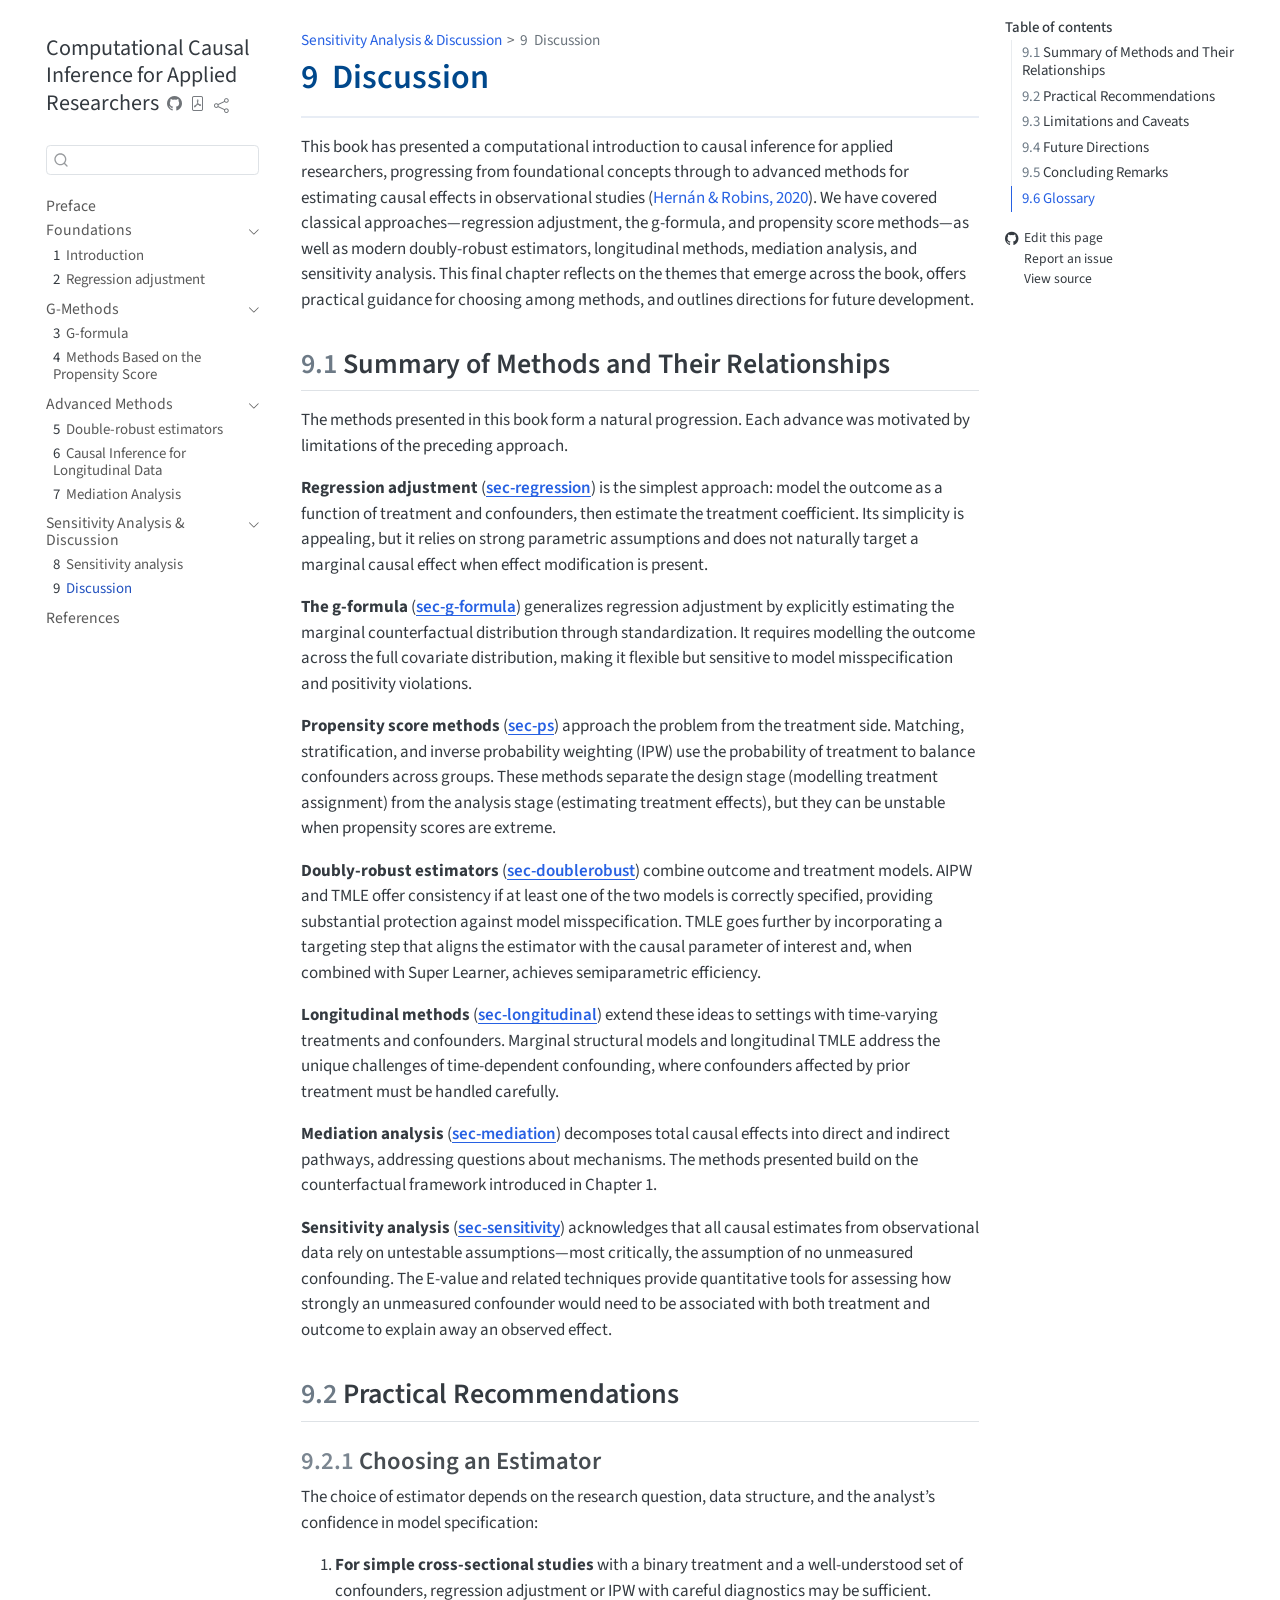
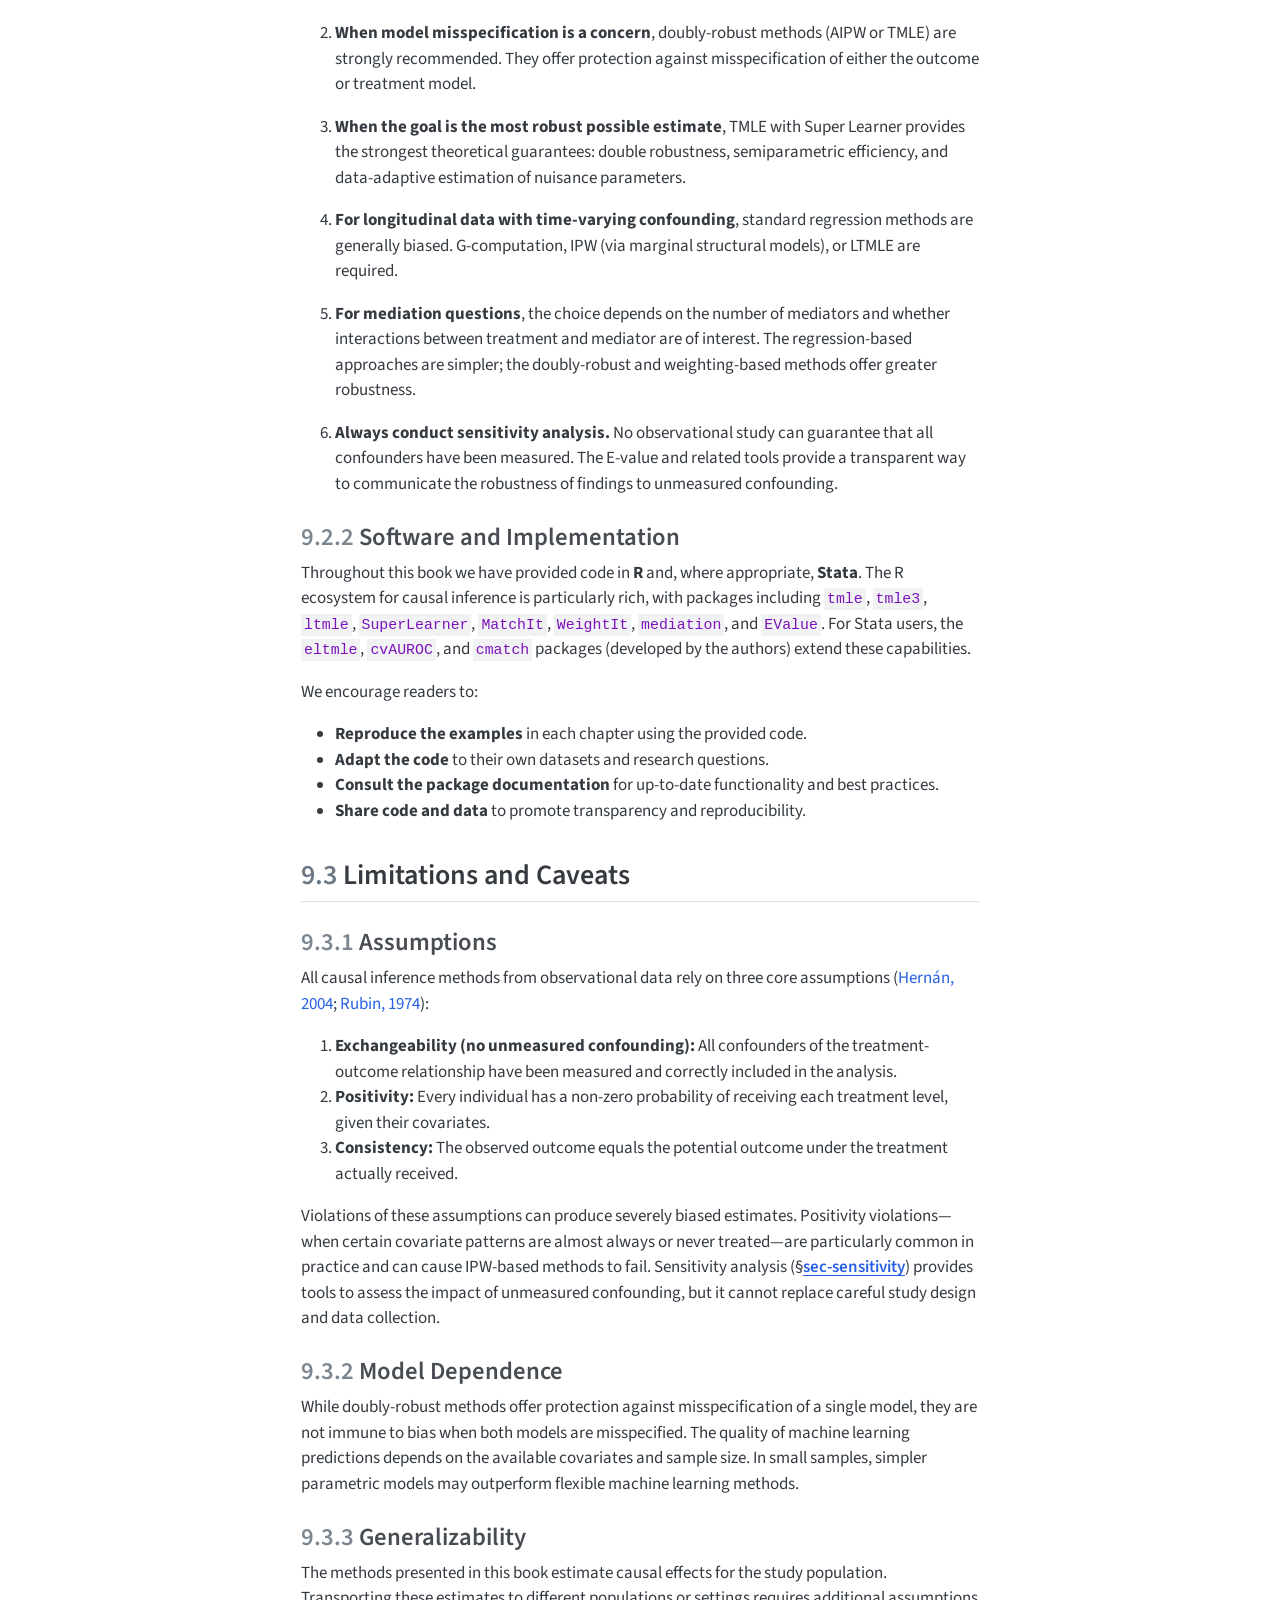
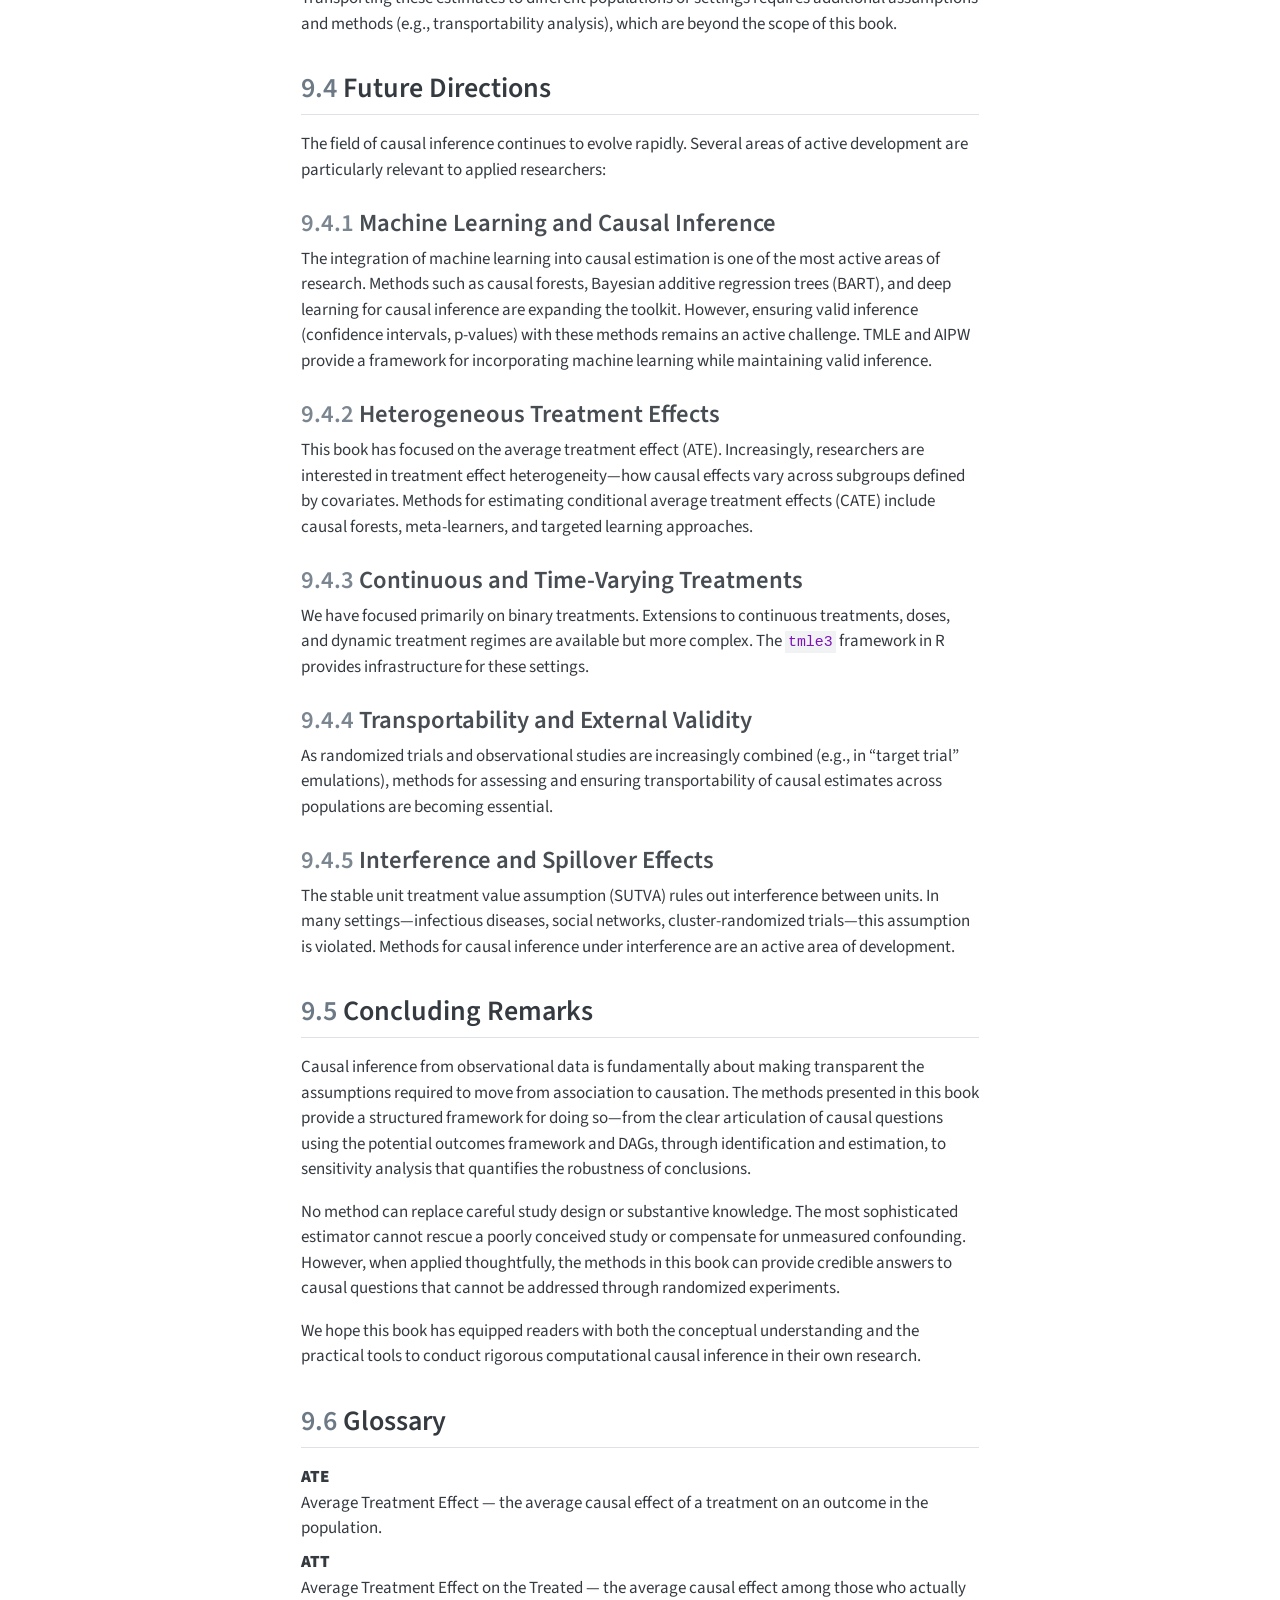
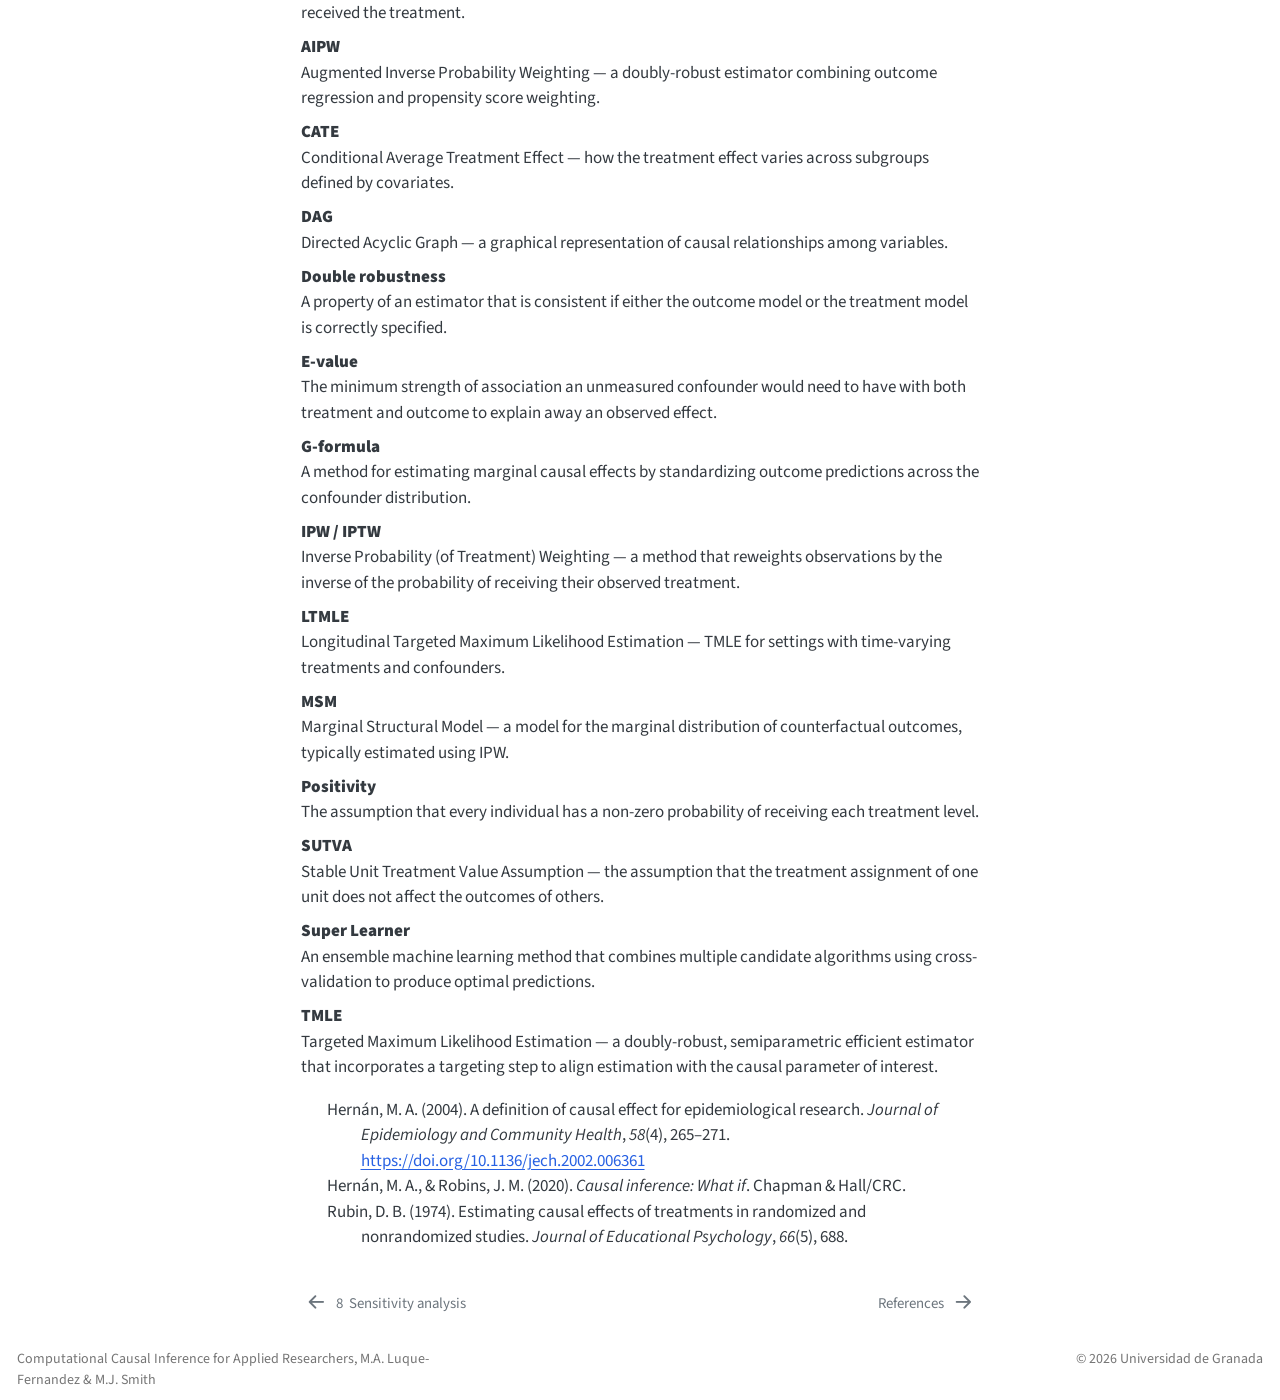
<file: chapters/chapter9/index.html>
<!DOCTYPE html>
<html xmlns="http://www.w3.org/1999/xhtml" lang="en" xml:lang="en"><head>

<meta charset="utf-8">
<meta name="generator" content="quarto-1.9.38">

<meta name="viewport" content="width=device-width, initial-scale=1.0, user-scalable=yes">

<meta name="description" content="This book introduces the concepts of causal inference from a beginner’s perspective and leads the interested reader to numerous approaches to answer counterfactual questions using computational methods in R and Stata.">

<title>9&nbsp; Discussion – Computational Causal Inference for Applied Researchers</title>
<style>
/* Default styles provided by pandoc.
** See https://pandoc.org/MANUAL.html#variables-for-html for config info.
*/
code{white-space: pre-wrap;}
span.smallcaps{font-variant: small-caps;}
div.columns{display: flex; gap: min(4vw, 1.5em);}
div.column{flex: auto; overflow-x: auto;}
div.hanging-indent{margin-left: 1.5em; text-indent: -1.5em;}
ul.task-list{list-style: none;}
ul.task-list li input[type="checkbox"] {
  width: 0.8em;
  margin: 0 0.8em 0.2em -1em; /* quarto-specific, see https://github.com/quarto-dev/quarto-cli/issues/4556 */ 
  vertical-align: middle;
}
/* CSS for citations */
div.csl-bib-body { }
div.csl-entry {
  clear: both;
  margin-bottom: 0em;
}
.hanging-indent div.csl-entry {
  margin-left:2em;
  text-indent:-2em;
}
div.csl-left-margin {
  min-width:2em;
  float:left;
}
div.csl-right-inline {
  margin-left:2em;
  padding-left:1em;
}
div.csl-indent {
  margin-left: 2em;
}</style>


<script src="../../site_libs/quarto-nav/quarto-nav.js"></script>
<script src="../../site_libs/quarto-nav/headroom.min.js"></script>
<script src="../../site_libs/clipboard/clipboard.min.js"></script>
<script src="../../site_libs/quarto-search/autocomplete.umd.js"></script>
<script src="../../site_libs/quarto-search/fuse.min.js"></script>
<script src="../../site_libs/quarto-search/quarto-search.js"></script>
<meta name="quarto:offset" content="../../">
<link href="../../references.html" rel="next">
<link href="../../chapters/chapter8/index.html" rel="prev">
<link href="../../figures/logo.png" rel="icon" type="image/png">
<script src="../../site_libs/quarto-html/quarto.js" type="module"></script>
<script src="../../site_libs/quarto-html/tabsets/tabsets.js" type="module"></script>
<script src="../../site_libs/quarto-html/popper.min.js"></script>
<script src="../../site_libs/quarto-html/tippy.umd.min.js"></script>
<script src="../../site_libs/quarto-html/anchor.min.js"></script>
<link href="../../site_libs/quarto-html/tippy.css" rel="stylesheet">
<link href="../../site_libs/quarto-html/quarto-syntax-highlighting-15634bcf2e68342d4ad2dfa704d543f6.css" rel="stylesheet" id="quarto-text-highlighting-styles">
<script src="../../site_libs/bootstrap/bootstrap.min.js"></script>
<link href="../../site_libs/bootstrap/bootstrap-icons.css" rel="stylesheet">
<link href="../../site_libs/bootstrap/bootstrap-95edd58b3b27b9774827898c46d4f452.min.css" rel="stylesheet" append-hash="true" id="quarto-bootstrap" data-mode="light">
<script id="quarto-search-options" type="application/json">{
  "location": "sidebar",
  "copy-button": false,
  "collapse-after": 3,
  "panel-placement": "start",
  "type": "textbox",
  "limit": 50,
  "keyboard-shortcut": [
    "f",
    "/",
    "s"
  ],
  "show-item-context": false,
  "language": {
    "search-no-results-text": "No results",
    "search-matching-documents-text": "matching documents",
    "search-copy-link-title": "Copy link to search",
    "search-hide-matches-text": "Hide additional matches",
    "search-more-match-text": "more match in this document",
    "search-more-matches-text": "more matches in this document",
    "search-clear-button-title": "Clear",
    "search-text-placeholder": "",
    "search-detached-cancel-button-title": "Cancel",
    "search-submit-button-title": "Submit",
    "search-label": "Search"
  }
}</script>
<style>html{ scroll-behavior: smooth; }</style>
<script>
MathJax = {
  tex: {
    macros: {
      btheta: "\\boldsymbol{\\theta}",
      bbeta: "\\boldsymbol{\\beta}",
      bmu: "\\boldsymbol{\\mu}",
      bSigma: "\\boldsymbol{\\Sigma}",
      bx: "\\mathbf{x}",
      bX: "\\mathbf{X}",
      by: "\\mathbf{y}",
      bY: "\\mathbf{Y}",
      bU: "\\mathbf{U}",
      E: "\\mathbb{E}",
      Var: ["\\operatorname{Var}"],
      Cov: ["\\operatorname{Cov}"],
      Corr: ["\\operatorname{Corr}"],
      iid: "\\stackrel{\\text{i.i.d.}}{\\sim}",
      tendD: "\\stackrel{\\mathcal{D}}{\\longrightarrow}",
      reals: "\\mathbb{R}",
      PP: "\\mathbb{P}",
      P: "\\mathbb{P}",
      I: "\\mathbb{I}",
      A: "\\mathbb{A}",
      SE: ["\\operatorname{SE}"],
      SD: ["\\operatorname{SD}"],
      MSE: ["\\operatorname{MSE}"],
      argmax: ["\\operatorname{argmax}"],
      argmin: ["\\operatorname{argmin}"],
      logit: ["\\operatorname{logit}"],
      expit: ["\\operatorname{expit}"],
      odds: ["\\operatorname{odds}"],
      Pr: ["\\operatorname{Pr}"],
      indep: "\\perp\\!\\!\\!\\perp"
    }
  }
};
</script>


<link rel="stylesheet" href="../../styles.css">
</head>

<body class="nav-sidebar floating quarto-light">

<div id="quarto-search-results"></div>
  <header id="quarto-header" class="headroom fixed-top">
  <nav class="quarto-secondary-nav">
    <div class="container-fluid d-flex">
      <button type="button" class="quarto-btn-toggle btn" data-bs-toggle="collapse" role="button" data-bs-target=".quarto-sidebar-collapse-item" aria-controls="quarto-sidebar" aria-expanded="false" aria-label="Toggle sidebar navigation" onclick="if (window.quartoToggleHeadroom) { window.quartoToggleHeadroom(); }">
        <i class="bi bi-layout-text-sidebar-reverse"></i>
      </button>
        <nav class="quarto-page-breadcrumbs" aria-label="breadcrumb"><ol class="breadcrumb"><li class="breadcrumb-item"><a href="../../chapters/chapter8/index.html">Sensitivity Analysis &amp; Discussion</a></li><li class="breadcrumb-item"><a href="../../chapters/chapter9/index.html"><span class="chapter-number">9</span>&nbsp; <span class="chapter-title">Discussion</span></a></li></ol></nav>
        <a class="flex-grow-1" role="navigation" data-bs-toggle="collapse" data-bs-target=".quarto-sidebar-collapse-item" aria-controls="quarto-sidebar" aria-expanded="false" aria-label="Toggle sidebar navigation" onclick="if (window.quartoToggleHeadroom) { window.quartoToggleHeadroom(); }">      
        </a>
      <button type="button" class="btn quarto-search-button" aria-label="Search" onclick="window.quartoOpenSearch();">
        <i class="bi bi-search"></i>
      </button>
    </div>
  </nav>
</header>
<!-- content -->
<div id="quarto-content" class="quarto-container page-columns page-rows-contents page-layout-article">
<!-- sidebar -->
  <nav id="quarto-sidebar" class="sidebar collapse collapse-horizontal quarto-sidebar-collapse-item sidebar-navigation floating overflow-auto">
    <div class="pt-lg-2 mt-2 text-left sidebar-header">
    <div class="sidebar-title mb-0 py-0">
      <a href="../../">Computational Causal Inference for Applied Researchers</a> 
        <div class="sidebar-tools-main tools-wide">
    <a href="https://github.com/migariane/Causal-Inference-Book" title="Source Code" class="quarto-navigation-tool px-1" aria-label="Source Code"><i class="bi bi-github"></i></a>
    <a href="../../Computational-Causal-Inference-for-Applied-Researchers.pdf" title="Download PDF" class="quarto-navigation-tool px-1" aria-label="Download PDF"><i class="bi bi-file-pdf"></i></a>
    <div class="dropdown">
      <a href="" title="Share" id="quarto-navigation-tool-dropdown-0" class="quarto-navigation-tool dropdown-toggle px-1" data-bs-toggle="dropdown" aria-expanded="false" role="link" aria-label="Share"><i class="bi bi-share"></i></a>
      <ul class="dropdown-menu" aria-labelledby="quarto-navigation-tool-dropdown-0">
          <li>
            <a class="dropdown-item sidebar-tools-main-item" href="https://twitter.com/intent/tweet?url=|url|">
              <i class="bi bi-twitter pe-1"></i>
            Twitter
            </a>
          </li>
          <li>
            <a class="dropdown-item sidebar-tools-main-item" href="https://www.linkedin.com/sharing/share-offsite/?url=|url|">
              <i class="bi bi-linkedin pe-1"></i>
            LinkedIn
            </a>
          </li>
      </ul>
    </div>
</div>
    </div>
      </div>
        <div class="mt-2 flex-shrink-0 align-items-center">
        <div class="sidebar-search">
        <div id="quarto-search" class="" title="Search"></div>
        </div>
        </div>
    <div class="sidebar-menu-container"> 
    <ul class="list-unstyled mt-1">
        <li class="sidebar-item">
  <div class="sidebar-item-container"> 
  <a href="../../index.html" class="sidebar-item-text sidebar-link">
 <span class="menu-text">Preface</span></a>
  </div>
</li>
        <li class="sidebar-item sidebar-item-section">
      <div class="sidebar-item-container"> 
            <a class="sidebar-item-text sidebar-link text-start" data-bs-toggle="collapse" data-bs-target="#quarto-sidebar-section-1" role="navigation" aria-expanded="true">
 <span class="menu-text">Foundations</span></a>
          <a class="sidebar-item-toggle text-start" data-bs-toggle="collapse" data-bs-target="#quarto-sidebar-section-1" role="navigation" aria-expanded="true" aria-label="Toggle section">
            <i class="bi bi-chevron-right ms-2"></i>
          </a> 
      </div>
      <ul id="quarto-sidebar-section-1" class="collapse list-unstyled sidebar-section depth1 show">  
          <li class="sidebar-item">
  <div class="sidebar-item-container"> 
  <a href="../../chapters/chapter1/index.html" class="sidebar-item-text sidebar-link">
 <span class="menu-text"><span class="chapter-number">1</span>&nbsp; <span class="chapter-title">Introduction</span></span></a>
  </div>
</li>
          <li class="sidebar-item">
  <div class="sidebar-item-container"> 
  <a href="../../chapters/chapter2/index.html" class="sidebar-item-text sidebar-link">
 <span class="menu-text"><span class="chapter-number">2</span>&nbsp; <span class="chapter-title">Regression adjustment</span></span></a>
  </div>
</li>
      </ul>
  </li>
        <li class="sidebar-item sidebar-item-section">
      <div class="sidebar-item-container"> 
            <a class="sidebar-item-text sidebar-link text-start" data-bs-toggle="collapse" data-bs-target="#quarto-sidebar-section-2" role="navigation" aria-expanded="true">
 <span class="menu-text">G-Methods</span></a>
          <a class="sidebar-item-toggle text-start" data-bs-toggle="collapse" data-bs-target="#quarto-sidebar-section-2" role="navigation" aria-expanded="true" aria-label="Toggle section">
            <i class="bi bi-chevron-right ms-2"></i>
          </a> 
      </div>
      <ul id="quarto-sidebar-section-2" class="collapse list-unstyled sidebar-section depth1 show">  
          <li class="sidebar-item">
  <div class="sidebar-item-container"> 
  <a href="../../chapters/chapter3/index.html" class="sidebar-item-text sidebar-link">
 <span class="menu-text"><span class="chapter-number">3</span>&nbsp; <span class="chapter-title">G-formula</span></span></a>
  </div>
</li>
          <li class="sidebar-item">
  <div class="sidebar-item-container"> 
  <a href="../../chapters/chapter4/index.html" class="sidebar-item-text sidebar-link">
 <span class="menu-text"><span class="chapter-number">4</span>&nbsp; <span class="chapter-title">Methods Based on the Propensity Score</span></span></a>
  </div>
</li>
      </ul>
  </li>
        <li class="sidebar-item sidebar-item-section">
      <div class="sidebar-item-container"> 
            <a class="sidebar-item-text sidebar-link text-start" data-bs-toggle="collapse" data-bs-target="#quarto-sidebar-section-3" role="navigation" aria-expanded="true">
 <span class="menu-text">Advanced Methods</span></a>
          <a class="sidebar-item-toggle text-start" data-bs-toggle="collapse" data-bs-target="#quarto-sidebar-section-3" role="navigation" aria-expanded="true" aria-label="Toggle section">
            <i class="bi bi-chevron-right ms-2"></i>
          </a> 
      </div>
      <ul id="quarto-sidebar-section-3" class="collapse list-unstyled sidebar-section depth1 show">  
          <li class="sidebar-item">
  <div class="sidebar-item-container"> 
  <a href="../../chapters/chapter5/index.html" class="sidebar-item-text sidebar-link">
 <span class="menu-text"><span class="chapter-number">5</span>&nbsp; <span class="chapter-title">Double-robust estimators</span></span></a>
  </div>
</li>
          <li class="sidebar-item">
  <div class="sidebar-item-container"> 
  <a href="../../chapters/chapter6/index.html" class="sidebar-item-text sidebar-link">
 <span class="menu-text"><span class="chapter-number">6</span>&nbsp; <span class="chapter-title">Causal Inference for Longitudinal Data</span></span></a>
  </div>
</li>
          <li class="sidebar-item">
  <div class="sidebar-item-container"> 
  <a href="../../chapters/chapter7/index.html" class="sidebar-item-text sidebar-link">
 <span class="menu-text"><span class="chapter-number">7</span>&nbsp; <span class="chapter-title">Mediation Analysis</span></span></a>
  </div>
</li>
      </ul>
  </li>
        <li class="sidebar-item sidebar-item-section">
      <div class="sidebar-item-container"> 
            <a class="sidebar-item-text sidebar-link text-start" data-bs-toggle="collapse" data-bs-target="#quarto-sidebar-section-4" role="navigation" aria-expanded="true">
 <span class="menu-text">Sensitivity Analysis &amp; Discussion</span></a>
          <a class="sidebar-item-toggle text-start" data-bs-toggle="collapse" data-bs-target="#quarto-sidebar-section-4" role="navigation" aria-expanded="true" aria-label="Toggle section">
            <i class="bi bi-chevron-right ms-2"></i>
          </a> 
      </div>
      <ul id="quarto-sidebar-section-4" class="collapse list-unstyled sidebar-section depth1 show">  
          <li class="sidebar-item">
  <div class="sidebar-item-container"> 
  <a href="../../chapters/chapter8/index.html" class="sidebar-item-text sidebar-link">
 <span class="menu-text"><span class="chapter-number">8</span>&nbsp; <span class="chapter-title">Sensitivity analysis</span></span></a>
  </div>
</li>
          <li class="sidebar-item">
  <div class="sidebar-item-container"> 
  <a href="../../chapters/chapter9/index.html" class="sidebar-item-text sidebar-link active">
 <span class="menu-text"><span class="chapter-number">9</span>&nbsp; <span class="chapter-title">Discussion</span></span></a>
  </div>
</li>
      </ul>
  </li>
        <li class="sidebar-item">
  <div class="sidebar-item-container"> 
  <a href="../../references.html" class="sidebar-item-text sidebar-link">
 <span class="menu-text">References</span></a>
  </div>
</li>
    </ul>
    </div>
</nav>
<div id="quarto-sidebar-glass" class="quarto-sidebar-collapse-item" data-bs-toggle="collapse" data-bs-target=".quarto-sidebar-collapse-item"></div>
<!-- margin-sidebar -->
    <div id="quarto-margin-sidebar" class="sidebar margin-sidebar">
        <nav id="TOC" role="doc-toc" class="toc-active">
    <h2 id="toc-title">Table of contents</h2>
   
  <ul>
  <li><a href="#summary-of-methods-and-their-relationships" id="toc-summary-of-methods-and-their-relationships" class="nav-link active" data-scroll-target="#summary-of-methods-and-their-relationships"><span class="header-section-number">9.1</span> Summary of Methods and Their Relationships</a></li>
  <li><a href="#practical-recommendations" id="toc-practical-recommendations" class="nav-link" data-scroll-target="#practical-recommendations"><span class="header-section-number">9.2</span> Practical Recommendations</a>
  <ul class="collapse">
  <li><a href="#choosing-an-estimator" id="toc-choosing-an-estimator" class="nav-link" data-scroll-target="#choosing-an-estimator"><span class="header-section-number">9.2.1</span> Choosing an Estimator</a></li>
  <li><a href="#software-and-implementation" id="toc-software-and-implementation" class="nav-link" data-scroll-target="#software-and-implementation"><span class="header-section-number">9.2.2</span> Software and Implementation</a></li>
  </ul></li>
  <li><a href="#limitations-and-caveats" id="toc-limitations-and-caveats" class="nav-link" data-scroll-target="#limitations-and-caveats"><span class="header-section-number">9.3</span> Limitations and Caveats</a>
  <ul class="collapse">
  <li><a href="#assumptions" id="toc-assumptions" class="nav-link" data-scroll-target="#assumptions"><span class="header-section-number">9.3.1</span> Assumptions</a></li>
  <li><a href="#model-dependence" id="toc-model-dependence" class="nav-link" data-scroll-target="#model-dependence"><span class="header-section-number">9.3.2</span> Model Dependence</a></li>
  <li><a href="#generalizability" id="toc-generalizability" class="nav-link" data-scroll-target="#generalizability"><span class="header-section-number">9.3.3</span> Generalizability</a></li>
  </ul></li>
  <li><a href="#future-directions" id="toc-future-directions" class="nav-link" data-scroll-target="#future-directions"><span class="header-section-number">9.4</span> Future Directions</a>
  <ul class="collapse">
  <li><a href="#machine-learning-and-causal-inference" id="toc-machine-learning-and-causal-inference" class="nav-link" data-scroll-target="#machine-learning-and-causal-inference"><span class="header-section-number">9.4.1</span> Machine Learning and Causal Inference</a></li>
  <li><a href="#heterogeneous-treatment-effects" id="toc-heterogeneous-treatment-effects" class="nav-link" data-scroll-target="#heterogeneous-treatment-effects"><span class="header-section-number">9.4.2</span> Heterogeneous Treatment Effects</a></li>
  <li><a href="#continuous-and-time-varying-treatments" id="toc-continuous-and-time-varying-treatments" class="nav-link" data-scroll-target="#continuous-and-time-varying-treatments"><span class="header-section-number">9.4.3</span> Continuous and Time-Varying Treatments</a></li>
  <li><a href="#transportability-and-external-validity" id="toc-transportability-and-external-validity" class="nav-link" data-scroll-target="#transportability-and-external-validity"><span class="header-section-number">9.4.4</span> Transportability and External Validity</a></li>
  <li><a href="#interference-and-spillover-effects" id="toc-interference-and-spillover-effects" class="nav-link" data-scroll-target="#interference-and-spillover-effects"><span class="header-section-number">9.4.5</span> Interference and Spillover Effects</a></li>
  </ul></li>
  <li><a href="#concluding-remarks" id="toc-concluding-remarks" class="nav-link" data-scroll-target="#concluding-remarks"><span class="header-section-number">9.5</span> Concluding Remarks</a></li>
  <li><a href="#glossary" id="toc-glossary" class="nav-link" data-scroll-target="#glossary"><span class="header-section-number">9.6</span> Glossary</a></li>
  </ul>
<div class="toc-actions"><ul><li><a href="https://github.com/migariane/Causal-Inference-Book/edit/main/chapters/chapter9/index.qmd" class="toc-action"><i class="bi bi-github"></i>Edit this page</a></li><li><a href="https://github.com/migariane/Causal-Inference-Book/issues/new" class="toc-action"><i class="bi empty"></i>Report an issue</a></li><li><a href="https://github.com/migariane/Causal-Inference-Book/blob/main/chapters/chapter9/index.qmd" class="toc-action"><i class="bi empty"></i>View source</a></li></ul></div></nav>
    </div>
<!-- main -->
<main class="content" id="quarto-document-content">

<header id="title-block-header" class="quarto-title-block default"><nav class="quarto-page-breadcrumbs quarto-title-breadcrumbs d-none d-lg-block" aria-label="breadcrumb"><ol class="breadcrumb"><li class="breadcrumb-item"><a href="../../chapters/chapter8/index.html">Sensitivity Analysis &amp; Discussion</a></li><li class="breadcrumb-item"><a href="../../chapters/chapter9/index.html"><span class="chapter-number">9</span>&nbsp; <span class="chapter-title">Discussion</span></a></li></ol></nav>
<div class="quarto-title">
<h1 class="title"><span id="sec-discussion" class="quarto-section-identifier"><span class="chapter-number">9</span>&nbsp; <span class="chapter-title">Discussion</span></span></h1>
</div>



<div class="quarto-title-meta">

    
  
    
  </div>
  


</header>


<p>This book has presented a computational introduction to causal inference for applied researchers, progressing from foundational concepts through to advanced methods for estimating causal effects in observational studies <span class="citation" data-cites="Hernan2020">(<a href="#ref-Hernan2020" role="doc-biblioref">Hernán &amp; Robins, 2020</a>)</span>. We have covered classical approaches—regression adjustment, the g-formula, and propensity score methods—as well as modern doubly-robust estimators, longitudinal methods, mediation analysis, and sensitivity analysis. This final chapter reflects on the themes that emerge across the book, offers practical guidance for choosing among methods, and outlines directions for future development.</p>
<section id="summary-of-methods-and-their-relationships" class="level2" data-number="9.1">
<h2 data-number="9.1" class="anchored" data-anchor-id="summary-of-methods-and-their-relationships"><span class="header-section-number">9.1</span> Summary of Methods and Their Relationships</h2>
<p>The methods presented in this book form a natural progression. Each advance was motivated by limitations of the preceding approach.</p>
<p><strong>Regression adjustment</strong> (<a href="#sec-regression" class="quarto-xref"><span class="quarto-unresolved-ref">sec-regression</span></a>) is the simplest approach: model the outcome as a function of treatment and confounders, then estimate the treatment coefficient. Its simplicity is appealing, but it relies on strong parametric assumptions and does not naturally target a marginal causal effect when effect modification is present.</p>
<p><strong>The g-formula</strong> (<a href="#sec-g-formula" class="quarto-xref"><span class="quarto-unresolved-ref">sec-g-formula</span></a>) generalizes regression adjustment by explicitly estimating the marginal counterfactual distribution through standardization. It requires modelling the outcome across the full covariate distribution, making it flexible but sensitive to model misspecification and positivity violations.</p>
<p><strong>Propensity score methods</strong> (<a href="#sec-ps" class="quarto-xref"><span class="quarto-unresolved-ref">sec-ps</span></a>) approach the problem from the treatment side. Matching, stratification, and inverse probability weighting (IPW) use the probability of treatment to balance confounders across groups. These methods separate the design stage (modelling treatment assignment) from the analysis stage (estimating treatment effects), but they can be unstable when propensity scores are extreme.</p>
<p><strong>Doubly-robust estimators</strong> (<a href="#sec-doublerobust" class="quarto-xref"><span class="quarto-unresolved-ref">sec-doublerobust</span></a>) combine outcome and treatment models. AIPW and TMLE offer consistency if at least one of the two models is correctly specified, providing substantial protection against model misspecification. TMLE goes further by incorporating a targeting step that aligns the estimator with the causal parameter of interest and, when combined with Super Learner, achieves semiparametric efficiency.</p>
<p><strong>Longitudinal methods</strong> (<a href="#sec-longitudinal" class="quarto-xref"><span class="quarto-unresolved-ref">sec-longitudinal</span></a>) extend these ideas to settings with time-varying treatments and confounders. Marginal structural models and longitudinal TMLE address the unique challenges of time-dependent confounding, where confounders affected by prior treatment must be handled carefully.</p>
<p><strong>Mediation analysis</strong> (<a href="#sec-mediation" class="quarto-xref"><span class="quarto-unresolved-ref">sec-mediation</span></a>) decomposes total causal effects into direct and indirect pathways, addressing questions about mechanisms. The methods presented build on the counterfactual framework introduced in Chapter 1.</p>
<p><strong>Sensitivity analysis</strong> (<a href="#sec-sensitivity" class="quarto-xref"><span class="quarto-unresolved-ref">sec-sensitivity</span></a>) acknowledges that all causal estimates from observational data rely on untestable assumptions—most critically, the assumption of no unmeasured confounding. The E-value and related techniques provide quantitative tools for assessing how strongly an unmeasured confounder would need to be associated with both treatment and outcome to explain away an observed effect.</p>
</section>
<section id="practical-recommendations" class="level2" data-number="9.2">
<h2 data-number="9.2" class="anchored" data-anchor-id="practical-recommendations"><span class="header-section-number">9.2</span> Practical Recommendations</h2>
<section id="choosing-an-estimator" class="level3" data-number="9.2.1">
<h3 data-number="9.2.1" class="anchored" data-anchor-id="choosing-an-estimator"><span class="header-section-number">9.2.1</span> Choosing an Estimator</h3>
<p>The choice of estimator depends on the research question, data structure, and the analyst’s confidence in model specification:</p>
<ol type="1">
<li><p><strong>For simple cross-sectional studies</strong> with a binary treatment and a well-understood set of confounders, regression adjustment or IPW with careful diagnostics may be sufficient.</p></li>
<li><p><strong>When model misspecification is a concern</strong>, doubly-robust methods (AIPW or TMLE) are strongly recommended. They offer protection against misspecification of either the outcome or treatment model.</p></li>
<li><p><strong>When the goal is the most robust possible estimate</strong>, TMLE with Super Learner provides the strongest theoretical guarantees: double robustness, semiparametric efficiency, and data-adaptive estimation of nuisance parameters.</p></li>
<li><p><strong>For longitudinal data with time-varying confounding</strong>, standard regression methods are generally biased. G-computation, IPW (via marginal structural models), or LTMLE are required.</p></li>
<li><p><strong>For mediation questions</strong>, the choice depends on the number of mediators and whether interactions between treatment and mediator are of interest. The regression-based approaches are simpler; the doubly-robust and weighting-based methods offer greater robustness.</p></li>
<li><p><strong>Always conduct sensitivity analysis.</strong> No observational study can guarantee that all confounders have been measured. The E-value and related tools provide a transparent way to communicate the robustness of findings to unmeasured confounding.</p></li>
</ol>
</section>
<section id="software-and-implementation" class="level3" data-number="9.2.2">
<h3 data-number="9.2.2" class="anchored" data-anchor-id="software-and-implementation"><span class="header-section-number">9.2.2</span> Software and Implementation</h3>
<p>Throughout this book we have provided code in <strong>R</strong> and, where appropriate, <strong>Stata</strong>. The R ecosystem for causal inference is particularly rich, with packages including <code>tmle</code>, <code>tmle3</code>, <code>ltmle</code>, <code>SuperLearner</code>, <code>MatchIt</code>, <code>WeightIt</code>, <code>mediation</code>, and <code>EValue</code>. For Stata users, the <code>eltmle</code>, <code>cvAUROC</code>, and <code>cmatch</code> packages (developed by the authors) extend these capabilities.</p>
<p>We encourage readers to:</p>
<ul>
<li><strong>Reproduce the examples</strong> in each chapter using the provided code.</li>
<li><strong>Adapt the code</strong> to their own datasets and research questions.</li>
<li><strong>Consult the package documentation</strong> for up-to-date functionality and best practices.</li>
<li><strong>Share code and data</strong> to promote transparency and reproducibility.</li>
</ul>
</section>
</section>
<section id="limitations-and-caveats" class="level2" data-number="9.3">
<h2 data-number="9.3" class="anchored" data-anchor-id="limitations-and-caveats"><span class="header-section-number">9.3</span> Limitations and Caveats</h2>
<section id="assumptions" class="level3" data-number="9.3.1">
<h3 data-number="9.3.1" class="anchored" data-anchor-id="assumptions"><span class="header-section-number">9.3.1</span> Assumptions</h3>
<p>All causal inference methods from observational data rely on three core assumptions <span class="citation" data-cites="Rubin1974 Hernan2004">(<a href="#ref-Hernan2004" role="doc-biblioref">Hernán, 2004</a>; <a href="#ref-Rubin1974" role="doc-biblioref">Rubin, 1974</a>)</span>:</p>
<ol type="1">
<li><strong>Exchangeability (no unmeasured confounding):</strong> All confounders of the treatment-outcome relationship have been measured and correctly included in the analysis.</li>
<li><strong>Positivity:</strong> Every individual has a non-zero probability of receiving each treatment level, given their covariates.</li>
<li><strong>Consistency:</strong> The observed outcome equals the potential outcome under the treatment actually received.</li>
</ol>
<p>Violations of these assumptions can produce severely biased estimates. Positivity violations—when certain covariate patterns are almost always or never treated—are particularly common in practice and can cause IPW-based methods to fail. Sensitivity analysis (§<a href="#sec-sensitivity" class="quarto-xref"><span class="quarto-unresolved-ref">sec-sensitivity</span></a>) provides tools to assess the impact of unmeasured confounding, but it cannot replace careful study design and data collection.</p>
</section>
<section id="model-dependence" class="level3" data-number="9.3.2">
<h3 data-number="9.3.2" class="anchored" data-anchor-id="model-dependence"><span class="header-section-number">9.3.2</span> Model Dependence</h3>
<p>While doubly-robust methods offer protection against misspecification of a single model, they are not immune to bias when both models are misspecified. The quality of machine learning predictions depends on the available covariates and sample size. In small samples, simpler parametric models may outperform flexible machine learning methods.</p>
</section>
<section id="generalizability" class="level3" data-number="9.3.3">
<h3 data-number="9.3.3" class="anchored" data-anchor-id="generalizability"><span class="header-section-number">9.3.3</span> Generalizability</h3>
<p>The methods presented in this book estimate causal effects for the study population. Transporting these estimates to different populations or settings requires additional assumptions and methods (e.g., transportability analysis), which are beyond the scope of this book.</p>
</section>
</section>
<section id="future-directions" class="level2" data-number="9.4">
<h2 data-number="9.4" class="anchored" data-anchor-id="future-directions"><span class="header-section-number">9.4</span> Future Directions</h2>
<p>The field of causal inference continues to evolve rapidly. Several areas of active development are particularly relevant to applied researchers:</p>
<section id="machine-learning-and-causal-inference" class="level3" data-number="9.4.1">
<h3 data-number="9.4.1" class="anchored" data-anchor-id="machine-learning-and-causal-inference"><span class="header-section-number">9.4.1</span> Machine Learning and Causal Inference</h3>
<p>The integration of machine learning into causal estimation is one of the most active areas of research. Methods such as causal forests, Bayesian additive regression trees (BART), and deep learning for causal inference are expanding the toolkit. However, ensuring valid inference (confidence intervals, p-values) with these methods remains an active challenge. TMLE and AIPW provide a framework for incorporating machine learning while maintaining valid inference.</p>
</section>
<section id="heterogeneous-treatment-effects" class="level3" data-number="9.4.2">
<h3 data-number="9.4.2" class="anchored" data-anchor-id="heterogeneous-treatment-effects"><span class="header-section-number">9.4.2</span> Heterogeneous Treatment Effects</h3>
<p>This book has focused on the average treatment effect (ATE). Increasingly, researchers are interested in treatment effect heterogeneity—how causal effects vary across subgroups defined by covariates. Methods for estimating conditional average treatment effects (CATE) include causal forests, meta-learners, and targeted learning approaches.</p>
</section>
<section id="continuous-and-time-varying-treatments" class="level3" data-number="9.4.3">
<h3 data-number="9.4.3" class="anchored" data-anchor-id="continuous-and-time-varying-treatments"><span class="header-section-number">9.4.3</span> Continuous and Time-Varying Treatments</h3>
<p>We have focused primarily on binary treatments. Extensions to continuous treatments, doses, and dynamic treatment regimes are available but more complex. The <code>tmle3</code> framework in R provides infrastructure for these settings.</p>
</section>
<section id="transportability-and-external-validity" class="level3" data-number="9.4.4">
<h3 data-number="9.4.4" class="anchored" data-anchor-id="transportability-and-external-validity"><span class="header-section-number">9.4.4</span> Transportability and External Validity</h3>
<p>As randomized trials and observational studies are increasingly combined (e.g., in “target trial” emulations), methods for assessing and ensuring transportability of causal estimates across populations are becoming essential.</p>
</section>
<section id="interference-and-spillover-effects" class="level3" data-number="9.4.5">
<h3 data-number="9.4.5" class="anchored" data-anchor-id="interference-and-spillover-effects"><span class="header-section-number">9.4.5</span> Interference and Spillover Effects</h3>
<p>The stable unit treatment value assumption (SUTVA) rules out interference between units. In many settings—infectious diseases, social networks, cluster-randomized trials—this assumption is violated. Methods for causal inference under interference are an active area of development.</p>
</section>
</section>
<section id="concluding-remarks" class="level2" data-number="9.5">
<h2 data-number="9.5" class="anchored" data-anchor-id="concluding-remarks"><span class="header-section-number">9.5</span> Concluding Remarks</h2>
<p>Causal inference from observational data is fundamentally about making transparent the assumptions required to move from association to causation. The methods presented in this book provide a structured framework for doing so—from the clear articulation of causal questions using the potential outcomes framework and DAGs, through identification and estimation, to sensitivity analysis that quantifies the robustness of conclusions.</p>
<p>No method can replace careful study design or substantive knowledge. The most sophisticated estimator cannot rescue a poorly conceived study or compensate for unmeasured confounding. However, when applied thoughtfully, the methods in this book can provide credible answers to causal questions that cannot be addressed through randomized experiments.</p>
<p>We hope this book has equipped readers with both the conceptual understanding and the practical tools to conduct rigorous computational causal inference in their own research.</p>
</section>
<section id="glossary" class="level2" data-number="9.6">
<h2 data-number="9.6" class="anchored" data-anchor-id="glossary"><span class="header-section-number">9.6</span> Glossary</h2>
<dl>
<dt><strong>ATE</strong></dt>
<dd>
Average Treatment Effect — the average causal effect of a treatment on an outcome in the population.
</dd>
<dt><strong>ATT</strong></dt>
<dd>
Average Treatment Effect on the Treated — the average causal effect among those who actually received the treatment.
</dd>
<dt><strong>AIPW</strong></dt>
<dd>
Augmented Inverse Probability Weighting — a doubly-robust estimator combining outcome regression and propensity score weighting.
</dd>
<dt><strong>CATE</strong></dt>
<dd>
Conditional Average Treatment Effect — how the treatment effect varies across subgroups defined by covariates.
</dd>
<dt><strong>DAG</strong></dt>
<dd>
Directed Acyclic Graph — a graphical representation of causal relationships among variables.
</dd>
<dt><strong>Double robustness</strong></dt>
<dd>
A property of an estimator that is consistent if either the outcome model or the treatment model is correctly specified.
</dd>
<dt><strong>E-value</strong></dt>
<dd>
The minimum strength of association an unmeasured confounder would need to have with both treatment and outcome to explain away an observed effect.
</dd>
<dt><strong>G-formula</strong></dt>
<dd>
A method for estimating marginal causal effects by standardizing outcome predictions across the confounder distribution.
</dd>
<dt><strong>IPW / IPTW</strong></dt>
<dd>
Inverse Probability (of Treatment) Weighting — a method that reweights observations by the inverse of the probability of receiving their observed treatment.
</dd>
<dt><strong>LTMLE</strong></dt>
<dd>
Longitudinal Targeted Maximum Likelihood Estimation — TMLE for settings with time-varying treatments and confounders.
</dd>
<dt><strong>MSM</strong></dt>
<dd>
Marginal Structural Model — a model for the marginal distribution of counterfactual outcomes, typically estimated using IPW.
</dd>
<dt><strong>Positivity</strong></dt>
<dd>
The assumption that every individual has a non-zero probability of receiving each treatment level.
</dd>
<dt><strong>SUTVA</strong></dt>
<dd>
Stable Unit Treatment Value Assumption — the assumption that the treatment assignment of one unit does not affect the outcomes of others.
</dd>
<dt><strong>Super Learner</strong></dt>
<dd>
An ensemble machine learning method that combines multiple candidate algorithms using cross-validation to produce optimal predictions.
</dd>
<dt><strong>TMLE</strong></dt>
<dd>
Targeted Maximum Likelihood Estimation — a doubly-robust, semiparametric efficient estimator that incorporates a targeting step to align estimation with the causal parameter of interest.
</dd>
</dl>


<div id="refs" class="references csl-bib-body hanging-indent" data-entry-spacing="0" data-line-spacing="2" role="list">
<div id="ref-Hernan2004" class="csl-entry" role="listitem">
Hernán, M. A. (2004). A definition of causal effect for epidemiological research. <em>Journal of Epidemiology and Community Health</em>, <em>58</em>(4), 265–271. <a href="https://doi.org/10.1136/jech.2002.006361">https://doi.org/10.1136/jech.2002.006361</a>
</div>
<div id="ref-Hernan2020" class="csl-entry" role="listitem">
Hernán, M. A., &amp; Robins, J. M. (2020). <em>Causal inference: What if</em>. Chapman &amp; Hall/CRC.
</div>
<div id="ref-Rubin1974" class="csl-entry" role="listitem">
Rubin, D. B. (1974). Estimating causal effects of treatments in randomized and nonrandomized studies. <em>Journal of Educational Psychology</em>, <em>66</em>(5), 688.
</div>
</div>
</section>

</main> <!-- /main -->
<script id="quarto-html-after-body" type="application/javascript">
  window.document.addEventListener("DOMContentLoaded", function (event) {
    const icon = "";
    const anchorJS = new window.AnchorJS();
    anchorJS.options = {
      placement: 'right',
      icon: icon
    };
    anchorJS.add('.anchored');
    const isCodeAnnotation = (el) => {
      for (const clz of el.classList) {
        if (clz.startsWith('code-annotation-')) {                     
          return true;
        }
      }
      return false;
    }
    const onCopySuccess = function(e) {
      // button target
      const button = e.trigger;
      // don't keep focus
      button.blur();
      // flash "checked"
      button.classList.add('code-copy-button-checked');
      var currentTitle = button.getAttribute("title");
      button.setAttribute("title", "Copied!");
      let tooltip;
      if (window.bootstrap) {
        button.setAttribute("data-bs-toggle", "tooltip");
        button.setAttribute("data-bs-placement", "left");
        button.setAttribute("data-bs-title", "Copied!");
        tooltip = new bootstrap.Tooltip(button, 
          { trigger: "manual", 
            customClass: "code-copy-button-tooltip",
            offset: [0, -8]});
        tooltip.show();    
      }
      setTimeout(function() {
        if (tooltip) {
          tooltip.hide();
          button.removeAttribute("data-bs-title");
          button.removeAttribute("data-bs-toggle");
          button.removeAttribute("data-bs-placement");
        }
        button.setAttribute("title", currentTitle);
        button.classList.remove('code-copy-button-checked');
      }, 1000);
      // clear code selection
      e.clearSelection();
    }
    const getTextToCopy = function(trigger) {
      const outerScaffold = trigger.parentElement.cloneNode(true);
      const codeEl = outerScaffold.querySelector('code');
      for (const childEl of codeEl.children) {
        if (isCodeAnnotation(childEl)) {
          childEl.remove();
        }
      }
      return codeEl.innerText;
    }
    const clipboard = new window.ClipboardJS('.code-copy-button:not([data-in-quarto-modal])', {
      text: getTextToCopy
    });
    clipboard.on('success', onCopySuccess);
    if (window.document.getElementById('quarto-embedded-source-code-modal')) {
      const clipboardModal = new window.ClipboardJS('.code-copy-button[data-in-quarto-modal]', {
        text: getTextToCopy,
        container: window.document.getElementById('quarto-embedded-source-code-modal')
      });
      clipboardModal.on('success', onCopySuccess);
    }
    const viewSource = window.document.getElementById('quarto-view-source') ||
                       window.document.getElementById('quarto-code-tools-source');
    if (viewSource) {
      const sourceUrl = viewSource.getAttribute("data-quarto-source-url");
      viewSource.addEventListener("click", function(e) {
        if (sourceUrl) {
          // rstudio viewer pane
          if (/\bcapabilities=\b/.test(window.location)) {
            window.open(sourceUrl);
          } else {
            window.location.href = sourceUrl;
          }
        } else {
          const modal = new bootstrap.Modal(document.getElementById('quarto-embedded-source-code-modal'));
          modal.show();
        }
        return false;
      });
    }
    function toggleCodeHandler(show) {
      return function(e) {
        const detailsSrc = window.document.querySelectorAll(".cell > details > .sourceCode");
        for (let i=0; i<detailsSrc.length; i++) {
          const details = detailsSrc[i].parentElement;
          if (show) {
            details.open = true;
          } else {
            details.removeAttribute("open");
          }
        }
        const cellCodeDivs = window.document.querySelectorAll(".cell > .sourceCode");
        const fromCls = show ? "hidden" : "unhidden";
        const toCls = show ? "unhidden" : "hidden";
        for (let i=0; i<cellCodeDivs.length; i++) {
          const codeDiv = cellCodeDivs[i];
          if (codeDiv.classList.contains(fromCls)) {
            codeDiv.classList.remove(fromCls);
            codeDiv.classList.add(toCls);
          } 
        }
        return false;
      }
    }
    const hideAllCode = window.document.getElementById("quarto-hide-all-code");
    if (hideAllCode) {
      hideAllCode.addEventListener("click", toggleCodeHandler(false));
    }
    const showAllCode = window.document.getElementById("quarto-show-all-code");
    if (showAllCode) {
      showAllCode.addEventListener("click", toggleCodeHandler(true));
    }
      var localhostRegex = new RegExp(/^(?:http|https):\/\/localhost\:?[0-9]*\//);
      var mailtoRegex = new RegExp(/^mailto:/);
        var filterRegex = new RegExp('/' + window.location.host + '/');
      var isInternal = (href) => {
          return filterRegex.test(href) || localhostRegex.test(href) || mailtoRegex.test(href);
      }
      // Inspect non-navigation links and adorn them if external
     var links = window.document.querySelectorAll('a[href]:not(.nav-link):not(.navbar-brand):not(.toc-action):not(.sidebar-link):not(.sidebar-item-toggle):not(.pagination-link):not(.no-external):not([aria-hidden]):not(.dropdown-item):not(.quarto-navigation-tool):not(.about-link)');
      for (var i=0; i<links.length; i++) {
        const link = links[i];
        if (!isInternal(link.href)) {
          // undo the damage that might have been done by quarto-nav.js in the case of
          // links that we want to consider external
          if (link.dataset.originalHref !== undefined) {
            link.href = link.dataset.originalHref;
          }
        }
      }
    function tippyHover(el, contentFn, onTriggerFn, onUntriggerFn) {
      const config = {
        allowHTML: true,
        maxWidth: 500,
        delay: 100,
        arrow: false,
        appendTo: function(el) {
            return el.parentElement;
        },
        interactive: true,
        interactiveBorder: 10,
        theme: 'quarto',
        placement: 'bottom-start',
      };
      if (contentFn) {
        config.content = contentFn;
      }
      if (onTriggerFn) {
        config.onTrigger = onTriggerFn;
      }
      if (onUntriggerFn) {
        config.onUntrigger = onUntriggerFn;
      }
      window.tippy(el, config); 
    }
    const noterefs = window.document.querySelectorAll('a[role="doc-noteref"]');
    for (var i=0; i<noterefs.length; i++) {
      const ref = noterefs[i];
      tippyHover(ref, function() {
        // use id or data attribute instead here
        let href = ref.getAttribute('data-footnote-href') || ref.getAttribute('href');
        try { href = new URL(href).hash; } catch {}
        const id = href.replace(/^#\/?/, "");
        const note = window.document.getElementById(id);
        if (note) {
          return note.innerHTML;
        } else {
          return "";
        }
      });
    }
    const xrefs = window.document.querySelectorAll('a.quarto-xref');
    const processXRef = (id, note) => {
      // Strip column container classes
      const stripColumnClz = (el) => {
        el.classList.remove("page-full", "page-columns");
        if (el.children) {
          for (const child of el.children) {
            stripColumnClz(child);
          }
        }
      }
      stripColumnClz(note)
      if (id === null || id.startsWith('sec-')) {
        // Special case sections, only their first couple elements
        const container = document.createElement("div");
        if (note.children && note.children.length > 2) {
          container.appendChild(note.children[0].cloneNode(true));
          for (let i = 1; i < note.children.length; i++) {
            const child = note.children[i];
            if (child.tagName === "P" && child.innerText === "") {
              continue;
            } else {
              container.appendChild(child.cloneNode(true));
              break;
            }
          }
          if (window.Quarto?.typesetMath) {
            window.Quarto.typesetMath(container);
          }
          return container.innerHTML
        } else {
          if (window.Quarto?.typesetMath) {
            window.Quarto.typesetMath(note);
          }
          return note.innerHTML;
        }
      } else {
        // Remove any anchor links if they are present
        const anchorLink = note.querySelector('a.anchorjs-link');
        if (anchorLink) {
          anchorLink.remove();
        }
        if (window.Quarto?.typesetMath) {
          window.Quarto.typesetMath(note);
        }
        if (note.classList.contains("callout")) {
          return note.outerHTML;
        } else {
          return note.innerHTML;
        }
      }
    }
    for (var i=0; i<xrefs.length; i++) {
      const xref = xrefs[i];
      tippyHover(xref, undefined, function(instance) {
        instance.disable();
        let url = xref.getAttribute('href');
        let hash = undefined; 
        if (url.startsWith('#')) {
          hash = url;
        } else {
          try { hash = new URL(url).hash; } catch {}
        }
        if (hash) {
          const id = hash.replace(/^#\/?/, "");
          const note = window.document.getElementById(id);
          if (note !== null) {
            try {
              const html = processXRef(id, note.cloneNode(true));
              instance.setContent(html);
            } finally {
              instance.enable();
              instance.show();
            }
          } else {
            // See if we can fetch this
            fetch(url.split('#')[0])
            .then(res => res.text())
            .then(html => {
              const parser = new DOMParser();
              const htmlDoc = parser.parseFromString(html, "text/html");
              const note = htmlDoc.getElementById(id);
              if (note !== null) {
                const html = processXRef(id, note);
                instance.setContent(html);
              } 
            }).finally(() => {
              instance.enable();
              instance.show();
            });
          }
        } else {
          // See if we can fetch a full url (with no hash to target)
          // This is a special case and we should probably do some content thinning / targeting
          fetch(url)
          .then(res => res.text())
          .then(html => {
            const parser = new DOMParser();
            const htmlDoc = parser.parseFromString(html, "text/html");
            const note = htmlDoc.querySelector('main.content');
            if (note !== null) {
              // This should only happen for chapter cross references
              // (since there is no id in the URL)
              // remove the first header
              if (note.children.length > 0 && note.children[0].tagName === "HEADER") {
                note.children[0].remove();
              }
              const html = processXRef(null, note);
              instance.setContent(html);
            } 
          }).finally(() => {
            instance.enable();
            instance.show();
          });
        }
      }, function(instance) {
      });
    }
        let selectedAnnoteEl;
        const selectorForAnnotation = ( cell, annotation) => {
          let cellAttr = 'data-code-cell="' + cell + '"';
          let lineAttr = 'data-code-annotation="' +  annotation + '"';
          const selector = 'span[' + cellAttr + '][' + lineAttr + ']';
          return selector;
        }
        const selectCodeLines = (annoteEl) => {
          const doc = window.document;
          const targetCell = annoteEl.getAttribute("data-target-cell");
          const targetAnnotation = annoteEl.getAttribute("data-target-annotation");
          const annoteSpan = window.document.querySelector(selectorForAnnotation(targetCell, targetAnnotation));
          const lines = annoteSpan.getAttribute("data-code-lines").split(",");
          const lineIds = lines.map((line) => {
            return targetCell + "-" + line;
          })
          let top = null;
          let height = null;
          let parent = null;
          if (lineIds.length > 0) {
              //compute the position of the single el (top and bottom and make a div)
              const el = window.document.getElementById(lineIds[0]);
              top = el.offsetTop;
              height = el.offsetHeight;
              parent = el.parentElement.parentElement;
            if (lineIds.length > 1) {
              const lastEl = window.document.getElementById(lineIds[lineIds.length - 1]);
              const bottom = lastEl.offsetTop + lastEl.offsetHeight;
              height = bottom - top;
            }
            if (top !== null && height !== null && parent !== null) {
              // cook up a div (if necessary) and position it 
              let div = window.document.getElementById("code-annotation-line-highlight");
              if (div === null) {
                div = window.document.createElement("div");
                div.setAttribute("id", "code-annotation-line-highlight");
                div.style.position = 'absolute';
                parent.appendChild(div);
              }
              div.style.top = top - 2 + "px";
              div.style.height = height + 4 + "px";
              div.style.left = 0;
              let gutterDiv = window.document.getElementById("code-annotation-line-highlight-gutter");
              if (gutterDiv === null) {
                gutterDiv = window.document.createElement("div");
                gutterDiv.setAttribute("id", "code-annotation-line-highlight-gutter");
                gutterDiv.style.position = 'absolute';
                const codeCell = window.document.getElementById(targetCell);
                const gutter = codeCell.querySelector('.code-annotation-gutter');
                gutter.appendChild(gutterDiv);
              }
              gutterDiv.style.top = top - 2 + "px";
              gutterDiv.style.height = height + 4 + "px";
            }
            selectedAnnoteEl = annoteEl;
          }
        };
        const unselectCodeLines = () => {
          const elementsIds = ["code-annotation-line-highlight", "code-annotation-line-highlight-gutter"];
          elementsIds.forEach((elId) => {
            const div = window.document.getElementById(elId);
            if (div) {
              div.remove();
            }
          });
          selectedAnnoteEl = undefined;
        };
          // Handle positioning of the toggle
      window.addEventListener(
        "resize",
        throttle(() => {
          elRect = undefined;
          if (selectedAnnoteEl) {
            selectCodeLines(selectedAnnoteEl);
          }
        }, 10)
      );
      function throttle(fn, ms) {
      let throttle = false;
      let timer;
        return (...args) => {
          if(!throttle) { // first call gets through
              fn.apply(this, args);
              throttle = true;
          } else { // all the others get throttled
              if(timer) clearTimeout(timer); // cancel #2
              timer = setTimeout(() => {
                fn.apply(this, args);
                timer = throttle = false;
              }, ms);
          }
        };
      }
        // Attach click handler to the DT
        const annoteDls = window.document.querySelectorAll('dt[data-target-cell]');
        for (const annoteDlNode of annoteDls) {
          annoteDlNode.addEventListener('click', (event) => {
            const clickedEl = event.target;
            if (clickedEl !== selectedAnnoteEl) {
              unselectCodeLines();
              const activeEl = window.document.querySelector('dt[data-target-cell].code-annotation-active');
              if (activeEl) {
                activeEl.classList.remove('code-annotation-active');
              }
              selectCodeLines(clickedEl);
              clickedEl.classList.add('code-annotation-active');
            } else {
              // Unselect the line
              unselectCodeLines();
              clickedEl.classList.remove('code-annotation-active');
            }
          });
        }
    const findCites = (el) => {
      const parentEl = el.parentElement;
      if (parentEl) {
        const cites = parentEl.dataset.cites;
        if (cites) {
          return {
            el,
            cites: cites.split(' ')
          };
        } else {
          return findCites(el.parentElement)
        }
      } else {
        return undefined;
      }
    };
    var bibliorefs = window.document.querySelectorAll('a[role="doc-biblioref"]');
    for (var i=0; i<bibliorefs.length; i++) {
      const ref = bibliorefs[i];
      const citeInfo = findCites(ref);
      if (citeInfo) {
        tippyHover(citeInfo.el, function() {
          var popup = window.document.createElement('div');
          citeInfo.cites.forEach(function(cite) {
            var citeDiv = window.document.createElement('div');
            citeDiv.classList.add('hanging-indent');
            citeDiv.classList.add('csl-entry');
            var biblioDiv = window.document.getElementById('ref-' + cite);
            if (biblioDiv) {
              citeDiv.innerHTML = biblioDiv.innerHTML;
            }
            popup.appendChild(citeDiv);
          });
          return popup.innerHTML;
        });
      }
    }
  });
  </script>
<nav class="page-navigation">
  <div class="nav-page nav-page-previous">
      <a href="../../chapters/chapter8/index.html" class="pagination-link" aria-label="Sensitivity analysis">
        <i class="bi bi-arrow-left-short"></i> <span class="nav-page-text"><span class="chapter-number">8</span>&nbsp; <span class="chapter-title">Sensitivity analysis</span></span>
      </a>          
  </div>
  <div class="nav-page nav-page-next">
      <a href="../../references.html" class="pagination-link" aria-label="References">
        <span class="nav-page-text">References</span> <i class="bi bi-arrow-right-short"></i>
      </a>
  </div>
</nav>
</div> <!-- /content -->
<footer class="footer">
  <div class="nav-footer">
    <div class="nav-footer-left">
<p>Computational Causal Inference for Applied Researchers, M.A.&nbsp;Luque-Fernandez &amp; M.J. Smith</p>
</div>   
    <div class="nav-footer-center">
      &nbsp;
    <div class="toc-actions d-sm-block d-md-none"><ul><li><a href="https://github.com/migariane/Causal-Inference-Book/edit/main/chapters/chapter9/index.qmd" class="toc-action"><i class="bi bi-github"></i>Edit this page</a></li><li><a href="https://github.com/migariane/Causal-Inference-Book/issues/new" class="toc-action"><i class="bi empty"></i>Report an issue</a></li><li><a href="https://github.com/migariane/Causal-Inference-Book/blob/main/chapters/chapter9/index.qmd" class="toc-action"><i class="bi empty"></i>View source</a></li></ul></div></div>
    <div class="nav-footer-right">
<p>© 2026 Universidad de Granada</p>
</div>
  </div>
</footer>




<script src="../../site_libs/quarto-html/zenscroll-min.js"></script>
</body></html>
</file>
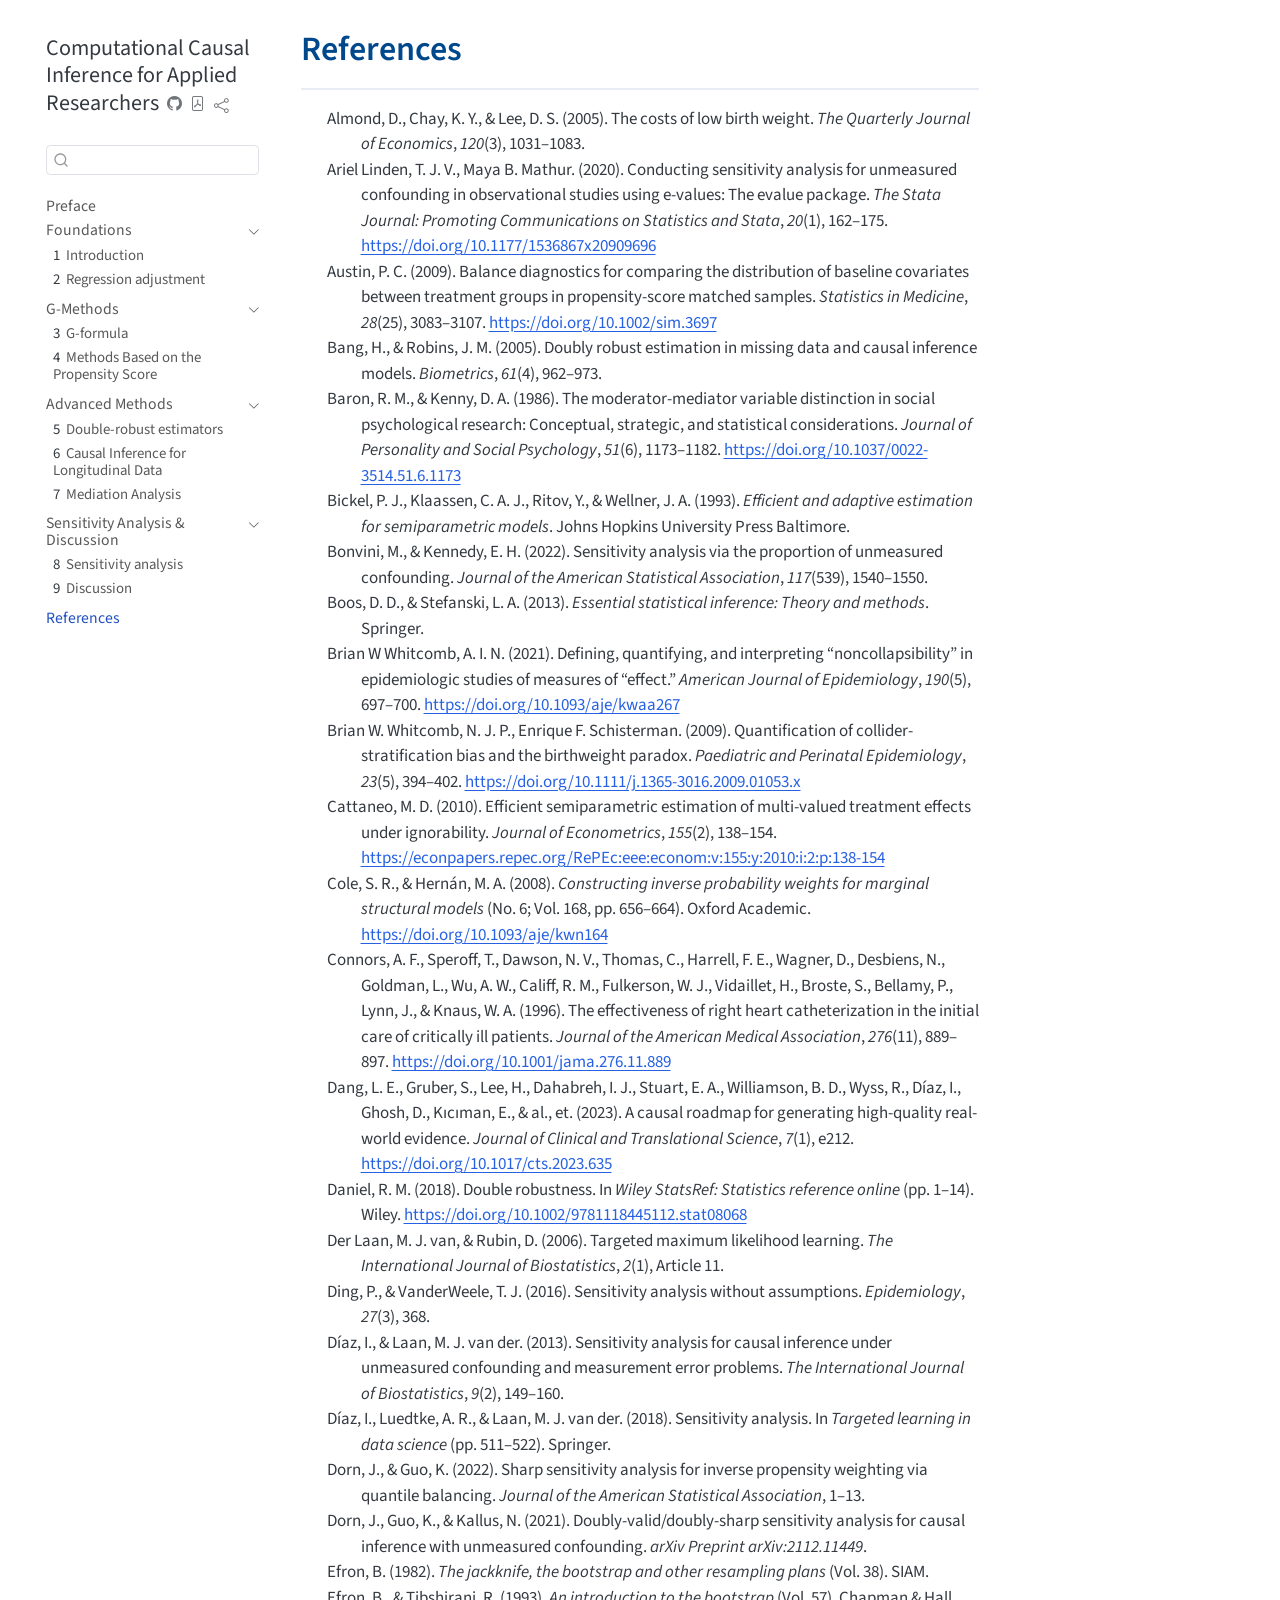
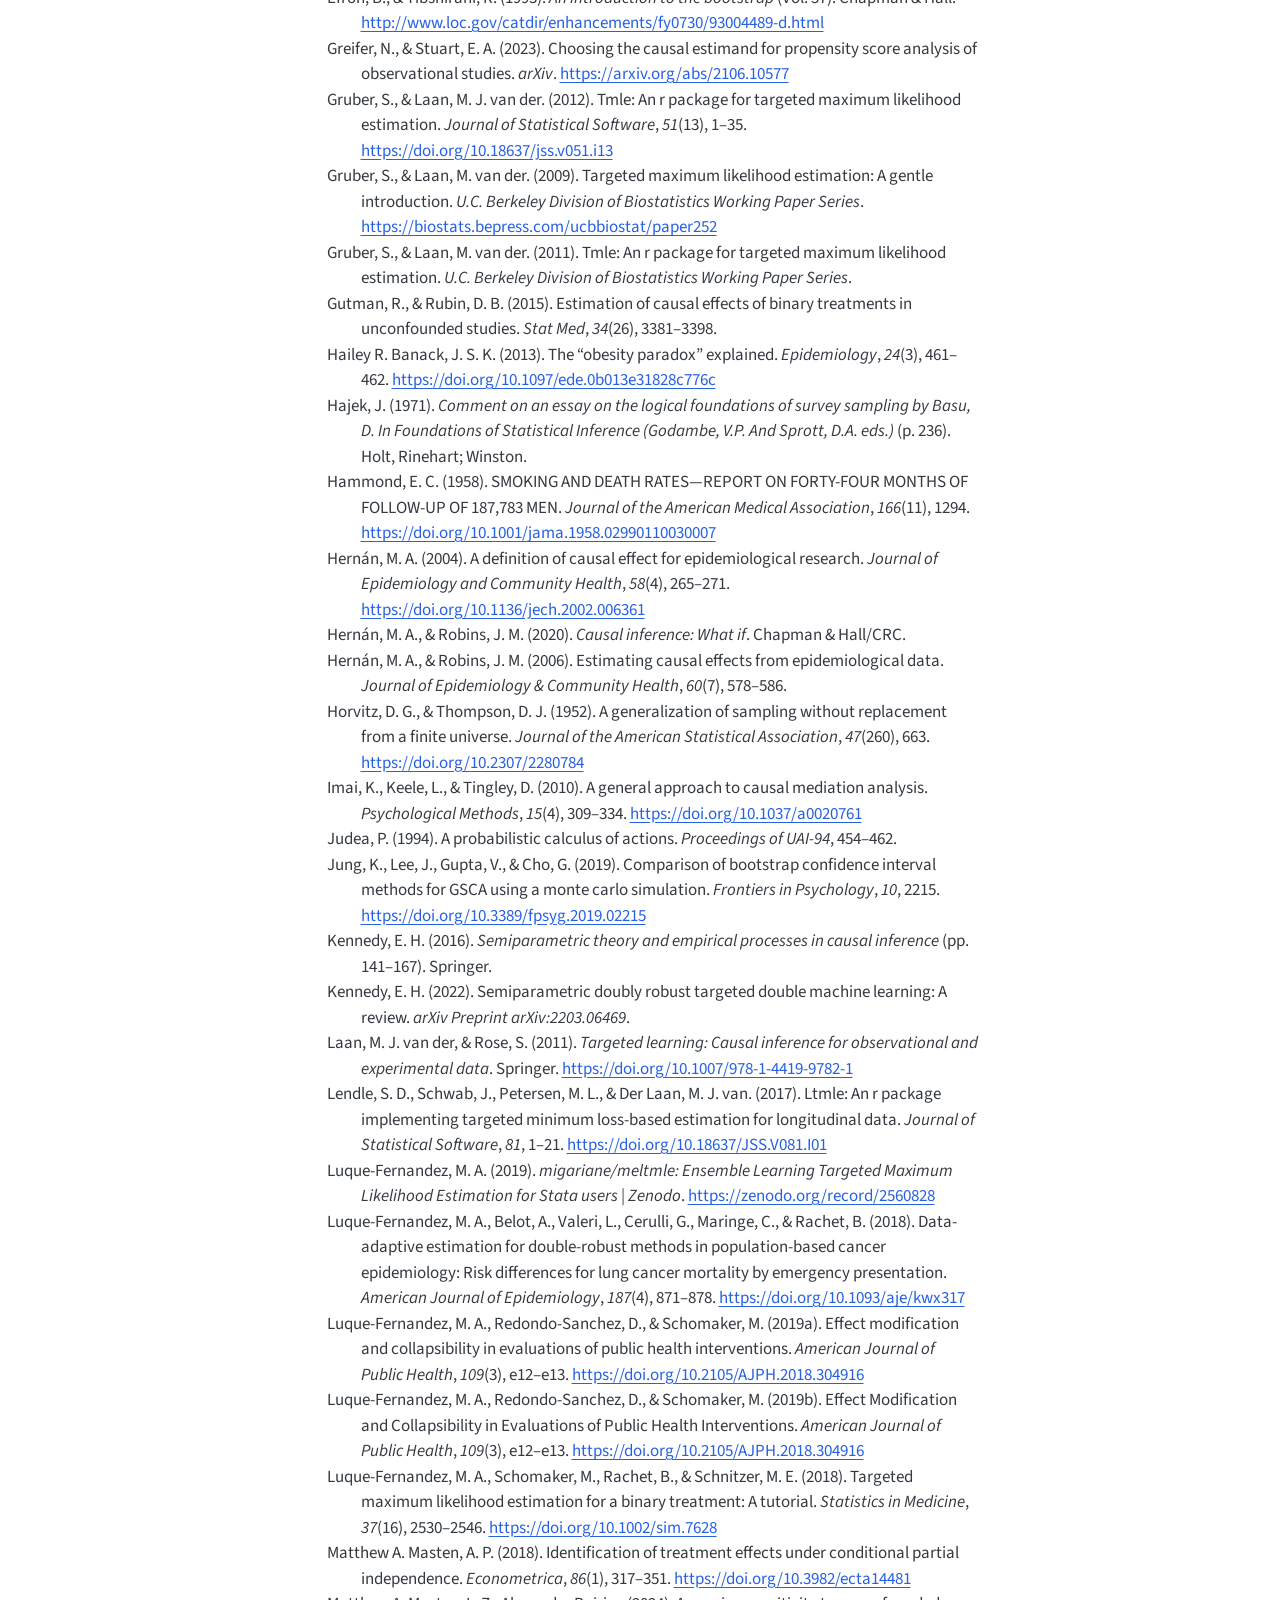
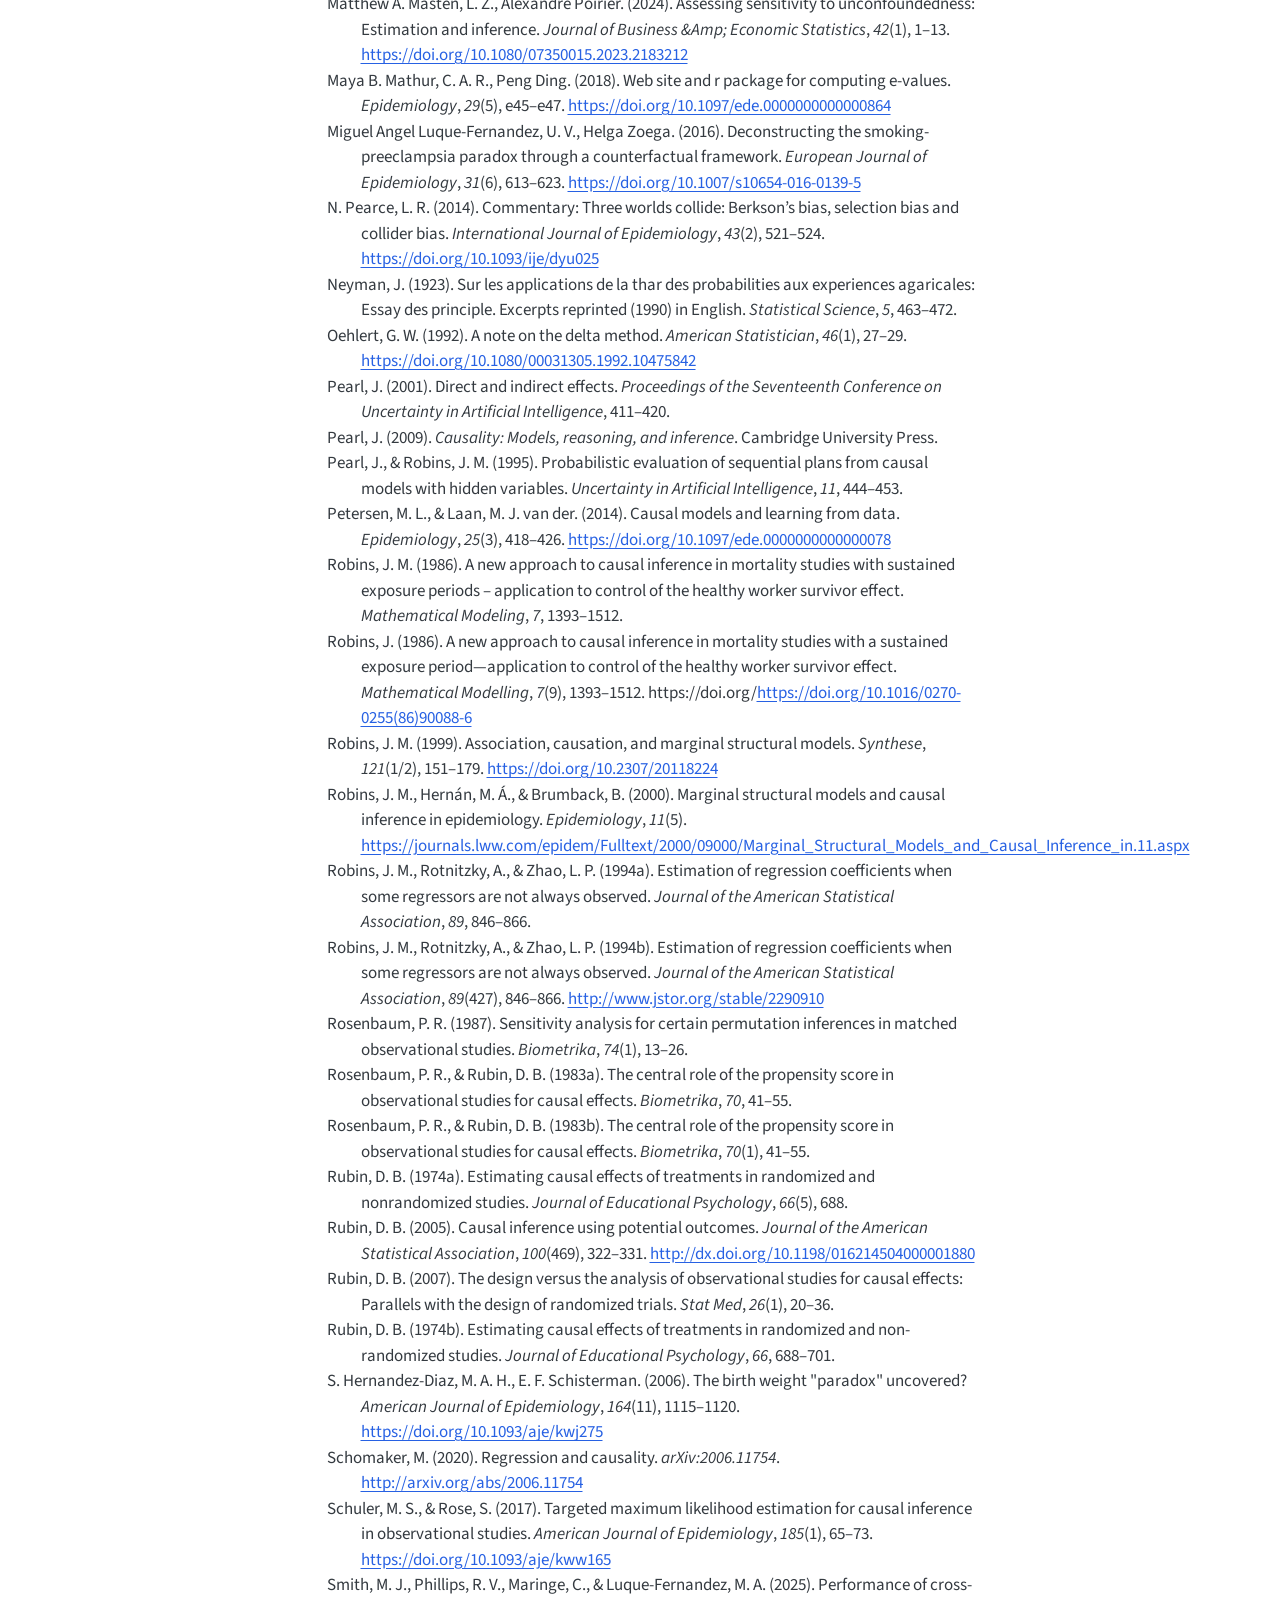
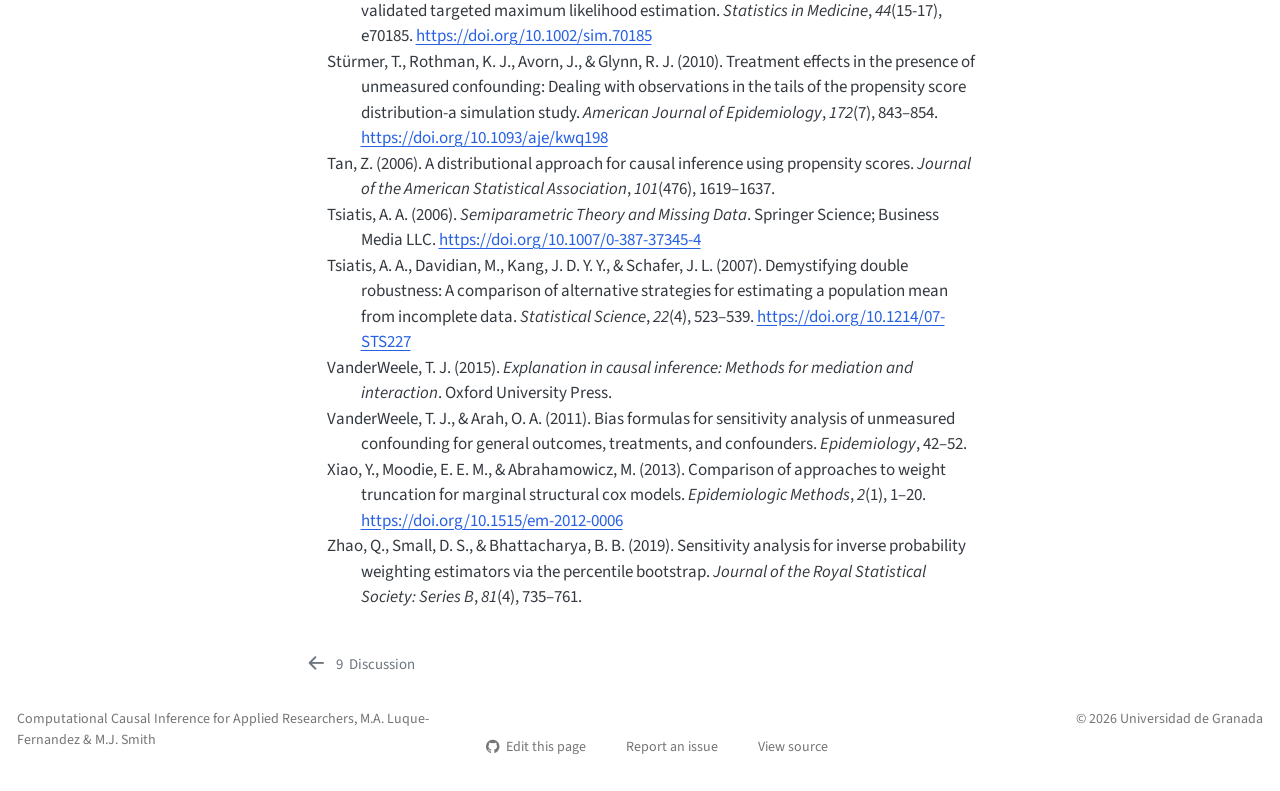
<file: references.html>
<!DOCTYPE html>
<html xmlns="http://www.w3.org/1999/xhtml" lang="en" xml:lang="en"><head>

<meta charset="utf-8">
<meta name="generator" content="quarto-1.9.38">

<meta name="viewport" content="width=device-width, initial-scale=1.0, user-scalable=yes">

<meta name="description" content="This book introduces the concepts of causal inference from a beginner’s perspective and leads the interested reader to numerous approaches to answer counterfactual questions using computational methods in R and Stata.">

<title>References – Computational Causal Inference for Applied Researchers</title>
<style>
/* Default styles provided by pandoc.
** See https://pandoc.org/MANUAL.html#variables-for-html for config info.
*/
code{white-space: pre-wrap;}
span.smallcaps{font-variant: small-caps;}
div.columns{display: flex; gap: min(4vw, 1.5em);}
div.column{flex: auto; overflow-x: auto;}
div.hanging-indent{margin-left: 1.5em; text-indent: -1.5em;}
ul.task-list{list-style: none;}
ul.task-list li input[type="checkbox"] {
  width: 0.8em;
  margin: 0 0.8em 0.2em -1em; /* quarto-specific, see https://github.com/quarto-dev/quarto-cli/issues/4556 */ 
  vertical-align: middle;
}
/* CSS for citations */
div.csl-bib-body { }
div.csl-entry {
  clear: both;
}
.hanging-indent div.csl-entry {
  margin-left:2em;
  text-indent:-2em;
}
div.csl-left-margin {
  min-width:2em;
  float:left;
}
div.csl-right-inline {
  margin-left:2em;
  padding-left:1em;
}
div.csl-indent {
  margin-left: 2em;
}</style>


<script src="site_libs/quarto-nav/quarto-nav.js"></script>
<script src="site_libs/quarto-nav/headroom.min.js"></script>
<script src="site_libs/clipboard/clipboard.min.js"></script>
<script src="site_libs/quarto-search/autocomplete.umd.js"></script>
<script src="site_libs/quarto-search/fuse.min.js"></script>
<script src="site_libs/quarto-search/quarto-search.js"></script>
<meta name="quarto:offset" content="./">
<link href="./chapters/chapter9/index.html" rel="prev">
<link href="./figures/logo.png" rel="icon" type="image/png">
<script src="site_libs/quarto-html/quarto.js" type="module"></script>
<script src="site_libs/quarto-html/tabsets/tabsets.js" type="module"></script>
<script src="site_libs/quarto-html/popper.min.js"></script>
<script src="site_libs/quarto-html/tippy.umd.min.js"></script>
<script src="site_libs/quarto-html/anchor.min.js"></script>
<link href="site_libs/quarto-html/tippy.css" rel="stylesheet">
<link href="site_libs/quarto-html/quarto-syntax-highlighting-15634bcf2e68342d4ad2dfa704d543f6.css" rel="stylesheet" id="quarto-text-highlighting-styles">
<script src="site_libs/bootstrap/bootstrap.min.js"></script>
<link href="site_libs/bootstrap/bootstrap-icons.css" rel="stylesheet">
<link href="site_libs/bootstrap/bootstrap-95edd58b3b27b9774827898c46d4f452.min.css" rel="stylesheet" append-hash="true" id="quarto-bootstrap" data-mode="light">
<script id="quarto-search-options" type="application/json">{
  "location": "sidebar",
  "copy-button": false,
  "collapse-after": 3,
  "panel-placement": "start",
  "type": "textbox",
  "limit": 50,
  "keyboard-shortcut": [
    "f",
    "/",
    "s"
  ],
  "show-item-context": false,
  "language": {
    "search-no-results-text": "No results",
    "search-matching-documents-text": "matching documents",
    "search-copy-link-title": "Copy link to search",
    "search-hide-matches-text": "Hide additional matches",
    "search-more-match-text": "more match in this document",
    "search-more-matches-text": "more matches in this document",
    "search-clear-button-title": "Clear",
    "search-text-placeholder": "",
    "search-detached-cancel-button-title": "Cancel",
    "search-submit-button-title": "Submit",
    "search-label": "Search"
  }
}</script>
<style>html{ scroll-behavior: smooth; }</style>
<script>
MathJax = {
  tex: {
    macros: {
      btheta: "\\boldsymbol{\\theta}",
      bbeta: "\\boldsymbol{\\beta}",
      bmu: "\\boldsymbol{\\mu}",
      bSigma: "\\boldsymbol{\\Sigma}",
      bx: "\\mathbf{x}",
      bX: "\\mathbf{X}",
      by: "\\mathbf{y}",
      bY: "\\mathbf{Y}",
      bU: "\\mathbf{U}",
      E: "\\mathbb{E}",
      Var: ["\\operatorname{Var}"],
      Cov: ["\\operatorname{Cov}"],
      Corr: ["\\operatorname{Corr}"],
      iid: "\\stackrel{\\text{i.i.d.}}{\\sim}",
      tendD: "\\stackrel{\\mathcal{D}}{\\longrightarrow}",
      reals: "\\mathbb{R}",
      PP: "\\mathbb{P}",
      P: "\\mathbb{P}",
      I: "\\mathbb{I}",
      A: "\\mathbb{A}",
      SE: ["\\operatorname{SE}"],
      SD: ["\\operatorname{SD}"],
      MSE: ["\\operatorname{MSE}"],
      argmax: ["\\operatorname{argmax}"],
      argmin: ["\\operatorname{argmin}"],
      logit: ["\\operatorname{logit}"],
      expit: ["\\operatorname{expit}"],
      odds: ["\\operatorname{odds}"],
      Pr: ["\\operatorname{Pr}"],
      indep: "\\perp\\!\\!\\!\\perp"
    }
  }
};
</script>


<link rel="stylesheet" href="styles.css">
</head>

<body class="nav-sidebar floating quarto-light">

<div id="quarto-search-results"></div>
  <header id="quarto-header" class="headroom fixed-top">
  <nav class="quarto-secondary-nav">
    <div class="container-fluid d-flex">
      <button type="button" class="quarto-btn-toggle btn" data-bs-toggle="collapse" role="button" data-bs-target=".quarto-sidebar-collapse-item" aria-controls="quarto-sidebar" aria-expanded="false" aria-label="Toggle sidebar navigation" onclick="if (window.quartoToggleHeadroom) { window.quartoToggleHeadroom(); }">
        <i class="bi bi-layout-text-sidebar-reverse"></i>
      </button>
        <nav class="quarto-page-breadcrumbs" aria-label="breadcrumb"><ol class="breadcrumb"><li class="breadcrumb-item"><a href="./references.html">References</a></li></ol></nav>
        <a class="flex-grow-1" role="navigation" data-bs-toggle="collapse" data-bs-target=".quarto-sidebar-collapse-item" aria-controls="quarto-sidebar" aria-expanded="false" aria-label="Toggle sidebar navigation" onclick="if (window.quartoToggleHeadroom) { window.quartoToggleHeadroom(); }">      
        </a>
      <button type="button" class="btn quarto-search-button" aria-label="Search" onclick="window.quartoOpenSearch();">
        <i class="bi bi-search"></i>
      </button>
    </div>
  </nav>
</header>
<!-- content -->
<div id="quarto-content" class="quarto-container page-columns page-rows-contents page-layout-article">
<!-- sidebar -->
  <nav id="quarto-sidebar" class="sidebar collapse collapse-horizontal quarto-sidebar-collapse-item sidebar-navigation floating overflow-auto">
    <div class="pt-lg-2 mt-2 text-left sidebar-header">
    <div class="sidebar-title mb-0 py-0">
      <a href="./">Computational Causal Inference for Applied Researchers</a> 
        <div class="sidebar-tools-main tools-wide">
    <a href="https://github.com/migariane/Causal-Inference-Book" title="Source Code" class="quarto-navigation-tool px-1" aria-label="Source Code"><i class="bi bi-github"></i></a>
    <a href="./Computational-Causal-Inference-for-Applied-Researchers.pdf" title="Download PDF" class="quarto-navigation-tool px-1" aria-label="Download PDF"><i class="bi bi-file-pdf"></i></a>
    <div class="dropdown">
      <a href="" title="Share" id="quarto-navigation-tool-dropdown-0" class="quarto-navigation-tool dropdown-toggle px-1" data-bs-toggle="dropdown" aria-expanded="false" role="link" aria-label="Share"><i class="bi bi-share"></i></a>
      <ul class="dropdown-menu" aria-labelledby="quarto-navigation-tool-dropdown-0">
          <li>
            <a class="dropdown-item sidebar-tools-main-item" href="https://twitter.com/intent/tweet?url=|url|">
              <i class="bi bi-twitter pe-1"></i>
            Twitter
            </a>
          </li>
          <li>
            <a class="dropdown-item sidebar-tools-main-item" href="https://www.linkedin.com/sharing/share-offsite/?url=|url|">
              <i class="bi bi-linkedin pe-1"></i>
            LinkedIn
            </a>
          </li>
      </ul>
    </div>
</div>
    </div>
      </div>
        <div class="mt-2 flex-shrink-0 align-items-center">
        <div class="sidebar-search">
        <div id="quarto-search" class="" title="Search"></div>
        </div>
        </div>
    <div class="sidebar-menu-container"> 
    <ul class="list-unstyled mt-1">
        <li class="sidebar-item">
  <div class="sidebar-item-container"> 
  <a href="./index.html" class="sidebar-item-text sidebar-link">
 <span class="menu-text">Preface</span></a>
  </div>
</li>
        <li class="sidebar-item sidebar-item-section">
      <div class="sidebar-item-container"> 
            <a class="sidebar-item-text sidebar-link text-start" data-bs-toggle="collapse" data-bs-target="#quarto-sidebar-section-1" role="navigation" aria-expanded="true">
 <span class="menu-text">Foundations</span></a>
          <a class="sidebar-item-toggle text-start" data-bs-toggle="collapse" data-bs-target="#quarto-sidebar-section-1" role="navigation" aria-expanded="true" aria-label="Toggle section">
            <i class="bi bi-chevron-right ms-2"></i>
          </a> 
      </div>
      <ul id="quarto-sidebar-section-1" class="collapse list-unstyled sidebar-section depth1 show">  
          <li class="sidebar-item">
  <div class="sidebar-item-container"> 
  <a href="./chapters/chapter1/index.html" class="sidebar-item-text sidebar-link">
 <span class="menu-text"><span class="chapter-number">1</span>&nbsp; <span class="chapter-title">Introduction</span></span></a>
  </div>
</li>
          <li class="sidebar-item">
  <div class="sidebar-item-container"> 
  <a href="./chapters/chapter2/index.html" class="sidebar-item-text sidebar-link">
 <span class="menu-text"><span class="chapter-number">2</span>&nbsp; <span class="chapter-title">Regression adjustment</span></span></a>
  </div>
</li>
      </ul>
  </li>
        <li class="sidebar-item sidebar-item-section">
      <div class="sidebar-item-container"> 
            <a class="sidebar-item-text sidebar-link text-start" data-bs-toggle="collapse" data-bs-target="#quarto-sidebar-section-2" role="navigation" aria-expanded="true">
 <span class="menu-text">G-Methods</span></a>
          <a class="sidebar-item-toggle text-start" data-bs-toggle="collapse" data-bs-target="#quarto-sidebar-section-2" role="navigation" aria-expanded="true" aria-label="Toggle section">
            <i class="bi bi-chevron-right ms-2"></i>
          </a> 
      </div>
      <ul id="quarto-sidebar-section-2" class="collapse list-unstyled sidebar-section depth1 show">  
          <li class="sidebar-item">
  <div class="sidebar-item-container"> 
  <a href="./chapters/chapter3/index.html" class="sidebar-item-text sidebar-link">
 <span class="menu-text"><span class="chapter-number">3</span>&nbsp; <span class="chapter-title">G-formula</span></span></a>
  </div>
</li>
          <li class="sidebar-item">
  <div class="sidebar-item-container"> 
  <a href="./chapters/chapter4/index.html" class="sidebar-item-text sidebar-link">
 <span class="menu-text"><span class="chapter-number">4</span>&nbsp; <span class="chapter-title">Methods Based on the Propensity Score</span></span></a>
  </div>
</li>
      </ul>
  </li>
        <li class="sidebar-item sidebar-item-section">
      <div class="sidebar-item-container"> 
            <a class="sidebar-item-text sidebar-link text-start" data-bs-toggle="collapse" data-bs-target="#quarto-sidebar-section-3" role="navigation" aria-expanded="true">
 <span class="menu-text">Advanced Methods</span></a>
          <a class="sidebar-item-toggle text-start" data-bs-toggle="collapse" data-bs-target="#quarto-sidebar-section-3" role="navigation" aria-expanded="true" aria-label="Toggle section">
            <i class="bi bi-chevron-right ms-2"></i>
          </a> 
      </div>
      <ul id="quarto-sidebar-section-3" class="collapse list-unstyled sidebar-section depth1 show">  
          <li class="sidebar-item">
  <div class="sidebar-item-container"> 
  <a href="./chapters/chapter5/index.html" class="sidebar-item-text sidebar-link">
 <span class="menu-text"><span class="chapter-number">5</span>&nbsp; <span class="chapter-title">Double-robust estimators</span></span></a>
  </div>
</li>
          <li class="sidebar-item">
  <div class="sidebar-item-container"> 
  <a href="./chapters/chapter6/index.html" class="sidebar-item-text sidebar-link">
 <span class="menu-text"><span class="chapter-number">6</span>&nbsp; <span class="chapter-title">Causal Inference for Longitudinal Data</span></span></a>
  </div>
</li>
          <li class="sidebar-item">
  <div class="sidebar-item-container"> 
  <a href="./chapters/chapter7/index.html" class="sidebar-item-text sidebar-link">
 <span class="menu-text"><span class="chapter-number">7</span>&nbsp; <span class="chapter-title">Mediation Analysis</span></span></a>
  </div>
</li>
      </ul>
  </li>
        <li class="sidebar-item sidebar-item-section">
      <div class="sidebar-item-container"> 
            <a class="sidebar-item-text sidebar-link text-start" data-bs-toggle="collapse" data-bs-target="#quarto-sidebar-section-4" role="navigation" aria-expanded="true">
 <span class="menu-text">Sensitivity Analysis &amp; Discussion</span></a>
          <a class="sidebar-item-toggle text-start" data-bs-toggle="collapse" data-bs-target="#quarto-sidebar-section-4" role="navigation" aria-expanded="true" aria-label="Toggle section">
            <i class="bi bi-chevron-right ms-2"></i>
          </a> 
      </div>
      <ul id="quarto-sidebar-section-4" class="collapse list-unstyled sidebar-section depth1 show">  
          <li class="sidebar-item">
  <div class="sidebar-item-container"> 
  <a href="./chapters/chapter8/index.html" class="sidebar-item-text sidebar-link">
 <span class="menu-text"><span class="chapter-number">8</span>&nbsp; <span class="chapter-title">Sensitivity analysis</span></span></a>
  </div>
</li>
          <li class="sidebar-item">
  <div class="sidebar-item-container"> 
  <a href="./chapters/chapter9/index.html" class="sidebar-item-text sidebar-link">
 <span class="menu-text"><span class="chapter-number">9</span>&nbsp; <span class="chapter-title">Discussion</span></span></a>
  </div>
</li>
      </ul>
  </li>
        <li class="sidebar-item">
  <div class="sidebar-item-container"> 
  <a href="./references.html" class="sidebar-item-text sidebar-link active">
 <span class="menu-text">References</span></a>
  </div>
</li>
    </ul>
    </div>
</nav>
<div id="quarto-sidebar-glass" class="quarto-sidebar-collapse-item" data-bs-toggle="collapse" data-bs-target=".quarto-sidebar-collapse-item"></div>
<!-- margin-sidebar -->
    <div id="quarto-margin-sidebar" class="sidebar margin-sidebar zindex-bottom">
        
    </div>
<!-- main -->
<main class="content" id="quarto-document-content">

<header id="title-block-header" class="quarto-title-block default">
<div class="quarto-title">
<h1 class="title">References</h1>
</div>



<div class="quarto-title-meta">

    
  
    
  </div>
  


</header>


<div id="refs" class="references csl-bib-body hanging-indent" data-entry-spacing="0" data-line-spacing="2" role="list">
<div id="ref-almond2005costs" class="csl-entry" role="listitem">
Almond, D., Chay, K. Y., &amp; Lee, D. S. (2005). The costs of low birth
weight. <em>The Quarterly Journal of Economics</em>, <em>120</em>(3),
1031–1083.
</div>
<div id="ref-Linden2020" class="csl-entry" role="listitem">
Ariel Linden, T. J. V., Maya B. Mathur. (2020). Conducting sensitivity
analysis for unmeasured confounding in observational studies using
e-values: The evalue package. <em>The Stata Journal: Promoting
Communications on Statistics and Stata</em>, <em>20</em>(1), 162–175. <a href="https://doi.org/10.1177/1536867x20909696">https://doi.org/10.1177/1536867x20909696</a>
</div>
<div id="ref-Austin2009BalanceSamples" class="csl-entry" role="listitem">
Austin, P. C. (2009). Balance diagnostics for comparing the distribution
of baseline covariates between treatment groups in propensity-score
matched samples. <em>Statistics in Medicine</em>, <em>28</em>(25),
3083–3107. <a href="https://doi.org/10.1002/sim.3697">https://doi.org/10.1002/sim.3697</a>
</div>
<div id="ref-Bang2005" class="csl-entry" role="listitem">
Bang, H., &amp; Robins, J. M. (2005). Doubly robust estimation in
missing data and causal inference models. <em>Biometrics</em>,
<em>61</em>(4), 962–973.
</div>
<div id="ref-Baron1986" class="csl-entry" role="listitem">
Baron, R. M., &amp; Kenny, D. A. (1986). The moderator-mediator variable
distinction in social psychological research: Conceptual, strategic, and
statistical considerations. <em>Journal of Personality and Social
Psychology</em>, <em>51</em>(6), 1173–1182. <a href="https://doi.org/10.1037/0022-3514.51.6.1173">https://doi.org/10.1037/0022-3514.51.6.1173</a>
</div>
<div id="ref-Bickel97semiparam" class="csl-entry" role="listitem">
Bickel, P. J., Klaassen, C. A. J., Ritov, Y., &amp; Wellner, J. A.
(1993). <em>Efficient and adaptive estimation for semiparametric
models</em>. Johns Hopkins University Press Baltimore.
</div>
<div id="ref-bonvini2022sensitivity" class="csl-entry" role="listitem">
Bonvini, M., &amp; Kennedy, E. H. (2022). Sensitivity analysis via the
proportion of unmeasured confounding. <em>Journal of the American
Statistical Association</em>, <em>117</em>(539), 1540–1550.
</div>
<div id="ref-Boos2013" class="csl-entry" role="listitem">
Boos, D. D., &amp; Stefanski, L. A. (2013). <em>Essential statistical
inference: Theory and methods</em>. Springer.
</div>
<div id="ref-Withcomb2021" class="csl-entry" role="listitem">
Brian W Whitcomb, A. I. N. (2021). Defining, quantifying, and
interpreting <span>“noncollapsibility”</span> in epidemiologic studies
of measures of <span>“effect.”</span> <em>American Journal of
Epidemiology</em>, <em>190</em>(5), 697–700. <a href="https://doi.org/10.1093/aje/kwaa267">https://doi.org/10.1093/aje/kwaa267</a>
</div>
<div id="ref-Witccomb2009" class="csl-entry" role="listitem">
Brian W. Whitcomb, N. J. P., Enrique F. Schisterman. (2009).
Quantification of collider‐stratification bias and the birthweight
paradox. <em>Paediatric and Perinatal Epidemiology</em>, <em>23</em>(5),
394–402. <a href="https://doi.org/10.1111/j.1365-3016.2009.01053.x">https://doi.org/10.1111/j.1365-3016.2009.01053.x</a>
</div>
<div id="ref-Cattaneo2010" class="csl-entry" role="listitem">
Cattaneo, M. D. (2010). <span class="nocase">Efficient semiparametric
estimation of multi-valued treatment effects under ignorability</span>.
<em>Journal of Econometrics</em>, <em>155</em>(2), 138–154. <a href="https://econpapers.repec.org/RePEc:eee:econom:v:155:y:2010:i:2:p:138-154">https://econpapers.repec.org/RePEc:eee:econom:v:155:y:2010:i:2:p:138-154</a>
</div>
<div id="ref-Cole2008" class="csl-entry" role="listitem">
Cole, S. R., &amp; Hernán, M. A. (2008). <em>Constructing inverse
probability weights for marginal structural models</em> (No. 6; Vol.
168, pp. 656–664). Oxford Academic. <a href="https://doi.org/10.1093/aje/kwn164">https://doi.org/10.1093/aje/kwn164</a>
</div>
<div id="ref-Connors1996" class="csl-entry" role="listitem">
Connors, A. F., Speroff, T., Dawson, N. V., Thomas, C., Harrell, F. E.,
Wagner, D., Desbiens, N., Goldman, L., Wu, A. W., Califf, R. M.,
Fulkerson, W. J., Vidaillet, H., Broste, S., Bellamy, P., Lynn, J.,
&amp; Knaus, W. A. (1996). The effectiveness of right heart
catheterization in the initial care of critically ill patients.
<em>Journal of the American Medical Association</em>, <em>276</em>(11),
889–897. <a href="https://doi.org/10.1001/jama.276.11.889">https://doi.org/10.1001/jama.276.11.889</a>
</div>
<div id="ref-Dang2023" class="csl-entry" role="listitem">
<span class="nocase">Dang, L. E., Gruber, S., Lee, H., Dahabreh, I. J.,
Stuart, E. A., Williamson, B. D., Wyss, R., Díaz, I., Ghosh, D.,
Kıcıman, E., &amp; al., et</span>. (2023). A causal roadmap for
generating high-quality real-world evidence. <em>Journal of Clinical and
Translational Science</em>, <em>7</em>(1), e212. <a href="https://doi.org/10.1017/cts.2023.635">https://doi.org/10.1017/cts.2023.635</a>
</div>
<div id="ref-Daniel2018DoubleRobustness" class="csl-entry" role="listitem">
Daniel, R. M. (2018). Double robustness. In <em>Wiley StatsRef:
Statistics reference online</em> (pp. 1–14). Wiley. <a href="https://doi.org/10.1002/9781118445112.stat08068">https://doi.org/10.1002/9781118445112.stat08068</a>
</div>
<div id="ref-van2006targeted" class="csl-entry" role="listitem">
Der Laan, M. J. van, &amp; Rubin, D. (2006). Targeted maximum likelihood
learning. <em>The International Journal of Biostatistics</em>,
<em>2</em>(1), Article 11.
</div>
<div id="ref-ding2016sensitivity" class="csl-entry" role="listitem">
Ding, P., &amp; VanderWeele, T. J. (2016). Sensitivity analysis without
assumptions. <em>Epidemiology</em>, <em>27</em>(3), 368.
</div>
<div id="ref-diaz2013sensitivity" class="csl-entry" role="listitem">
Dı́az, I., &amp; Laan, M. J. van der. (2013). Sensitivity analysis for
causal inference under unmeasured confounding and measurement error
problems. <em>The International Journal of Biostatistics</em>,
<em>9</em>(2), 149–160.
</div>
<div id="ref-diaz2018sensitivity" class="csl-entry" role="listitem">
Dı́az, I., Luedtke, A. R., &amp; Laan, M. J. van der. (2018). Sensitivity
analysis. In <em>Targeted learning in data science</em> (pp. 511–522).
Springer.
</div>
<div id="ref-dorn2022sharp" class="csl-entry" role="listitem">
Dorn, J., &amp; Guo, K. (2022). Sharp sensitivity analysis for inverse
propensity weighting via quantile balancing. <em>Journal of the American
Statistical Association</em>, 1–13.
</div>
<div id="ref-dorn2021doubly" class="csl-entry" role="listitem">
Dorn, J., Guo, K., &amp; Kallus, N. (2021). Doubly-valid/doubly-sharp
sensitivity analysis for causal inference with unmeasured confounding.
<em>arXiv Preprint arXiv:2112.11449</em>.
</div>
<div id="ref-Efron1982" class="csl-entry" role="listitem">
Efron, B. (1982). <em>The jackknife, the bootstrap and other resampling
plans</em> (Vol. 38). SIAM.
</div>
<div id="ref-Efron1993" class="csl-entry" role="listitem">
Efron, B., &amp; Tibshirani, R. (1993). <em>An introduction to the
bootstrap</em> (Vol. 57). Chapman <span>&amp;</span> Hall. <a href="http://www.loc.gov/catdir/enhancements/fy0730/93004489-d.html">http://www.loc.gov/catdir/enhancements/fy0730/93004489-d.html</a>
</div>
<div id="ref-Greifer2023" class="csl-entry" role="listitem">
Greifer, N., &amp; Stuart, E. A. (2023). Choosing the causal estimand
for propensity score analysis of observational studies. <em>arXiv</em>.
<a href="https://arxiv.org/abs/2106.10577">https://arxiv.org/abs/2106.10577</a>
</div>
<div id="ref-Gruber2012Tmle:Estimation" class="csl-entry" role="listitem">
Gruber, S., &amp; Laan, M. J. van der. (2012). Tmle: An r package for
targeted maximum likelihood estimation. <em>Journal of Statistical
Software</em>, <em>51</em>(13), 1–35. <a href="https://doi.org/10.18637/jss.v051.i13">https://doi.org/10.18637/jss.v051.i13</a>
</div>
<div id="ref-Gruber2009TargetedIntroduction" class="csl-entry" role="listitem">
Gruber, S., &amp; Laan, M. van der. (2009). Targeted maximum likelihood
estimation: A gentle introduction. <em>U.C. Berkeley Division of
Biostatistics Working Paper Series</em>. <a href="https://biostats.bepress.com/ucbbiostat/paper252">https://biostats.bepress.com/ucbbiostat/paper252</a>
</div>
<div id="ref-Gruber2011" class="csl-entry" role="listitem">
Gruber, S., &amp; Laan, M. van der. (2011). Tmle: An r package for
targeted maximum likelihood estimation. <em>U.C. Berkeley Division of
Biostatistics Working Paper Series</em>.
</div>
<div id="ref-Gutman2015" class="csl-entry" role="listitem">
Gutman, R., &amp; Rubin, D. B. (2015). Estimation of causal effects of
binary treatments in unconfounded studies. <em>Stat Med</em>,
<em>34</em>(26), 3381–3398.
</div>
<div id="ref-Banack2013" class="csl-entry" role="listitem">
Hailey R. Banack, J. S. K. (2013). The <span>“obesity paradox”</span>
explained. <em>Epidemiology</em>, <em>24</em>(3), 461–462. <a href="https://doi.org/10.1097/ede.0b013e31828c776c">https://doi.org/10.1097/ede.0b013e31828c776c</a>
</div>
<div id="ref-Hajek1971CommentEds" class="csl-entry" role="listitem">
Hajek, J. (1971). <em>Comment on an essay on the logical foundations of
survey sampling by <span>Basu</span>, <span>D</span>. In <span class="nocase">Foundations of Statistical Inference</span>
(<span>Godambe</span>, <span>V</span>.<span>P</span>. And
<span>Sprott</span>, <span>D</span>.<span>A</span>. eds.)</em> (p. 236).
Holt, Rinehart; Winston.
</div>
<div id="ref-Hammond1958" class="csl-entry" role="listitem">
Hammond, E. C. (1958). SMOKING AND DEATH RATES—REPORT ON FORTY-FOUR
MONTHS OF FOLLOW-UP OF 187,783 MEN. <em>Journal of the American Medical
Association</em>, <em>166</em>(11), 1294. <a href="https://doi.org/10.1001/jama.1958.02990110030007">https://doi.org/10.1001/jama.1958.02990110030007</a>
</div>
<div id="ref-Hernan2004" class="csl-entry" role="listitem">
Hernán, M. A. (2004). A definition of causal effect for epidemiological
research. <em>Journal of Epidemiology and Community Health</em>,
<em>58</em>(4), 265–271. <a href="https://doi.org/10.1136/jech.2002.006361">https://doi.org/10.1136/jech.2002.006361</a>
</div>
<div id="ref-Hernan2020" class="csl-entry" role="listitem">
Hernán, M. A., &amp; Robins, J. M. (2020). <em>Causal inference: What
if</em>. Chapman &amp; Hall/CRC.
</div>
<div id="ref-hernan2006estimating" class="csl-entry" role="listitem">
Hernán, M. A., &amp; Robins, J. M. (2006). Estimating causal effects
from epidemiological data. <em>Journal of Epidemiology &amp; Community
Health</em>, <em>60</em>(7), 578–586.
</div>
<div id="ref-Horvitz1952" class="csl-entry" role="listitem">
Horvitz, D. G., &amp; Thompson, D. J. (1952). A generalization of
sampling without replacement from a finite universe. <em>Journal of the
American Statistical Association</em>, <em>47</em>(260), 663. <a href="https://doi.org/10.2307/2280784">https://doi.org/10.2307/2280784</a>
</div>
<div id="ref-Imai2010" class="csl-entry" role="listitem">
Imai, K., Keele, L., &amp; Tingley, D. (2010). A general approach to
causal mediation analysis. <em>Psychological Methods</em>,
<em>15</em>(4), 309–334. <a href="https://doi.org/10.1037/a0020761">https://doi.org/10.1037/a0020761</a>
</div>
<div id="ref-Pearl94probab" class="csl-entry" role="listitem">
Judea, P. (1994). A probabilistic calculus of actions. <em>Proceedings
of UAI-94</em>, 454–462.
</div>
<div id="ref-Jung2019" class="csl-entry" role="listitem">
Jung, K., Lee, J., Gupta, V., &amp; Cho, G. (2019). Comparison of
bootstrap confidence interval methods for GSCA using a monte carlo
simulation. <em>Frontiers in Psychology</em>, <em>10</em>, 2215. <a href="https://doi.org/10.3389/fpsyg.2019.02215">https://doi.org/10.3389/fpsyg.2019.02215</a>
</div>
<div id="ref-Kennedy2016" class="csl-entry" role="listitem">
Kennedy, E. H. (2016). <em>Semiparametric theory and empirical processes
in causal inference</em> (pp. 141–167). Springer.
</div>
<div id="ref-kennedy2022semiparametric" class="csl-entry" role="listitem">
Kennedy, E. H. (2022). Semiparametric doubly robust targeted double
machine learning: A review. <em>arXiv Preprint arXiv:2203.06469</em>.
</div>
<div id="ref-vanderLaan2011" class="csl-entry" role="listitem">
Laan, M. J. van der, &amp; Rose, S. (2011). <em>Targeted learning:
Causal inference for observational and experimental data</em>. Springer.
<a href="https://doi.org/10.1007/978-1-4419-9782-1">https://doi.org/10.1007/978-1-4419-9782-1</a>
</div>
<div id="ref-Lendle2017Ltmle:Data" class="csl-entry" role="listitem">
Lendle, S. D., Schwab, J., Petersen, M. L., &amp; Der Laan, M. J. van.
(2017). Ltmle: An r package implementing targeted minimum loss-based
estimation for longitudinal data. <em>Journal of Statistical
Software</em>, <em>81</em>, 1–21. <a href="https://doi.org/10.18637/JSS.V081.I01">https://doi.org/10.18637/JSS.V081.I01</a>
</div>
<div id="ref-Luque-Fernandez2019" class="csl-entry" role="listitem">
Luque-Fernandez, M. A. (2019). <em><span class="nocase">migariane/meltmle: Ensemble Learning Targeted Maximum
Likelihood Estimation for Stata users | Zenodo</span></em>. <a href="https://zenodo.org/record/2560828">https://zenodo.org/record/2560828</a>
</div>
<div id="ref-Luque-Fernandez2018Data-AdaptivePresentation" class="csl-entry" role="listitem">
Luque-Fernandez, M. A., Belot, A., Valeri, L., Cerulli, G., Maringe, C.,
&amp; Rachet, B. (2018). Data-adaptive estimation for double-robust
methods in population-based cancer epidemiology: Risk differences for
lung cancer mortality by emergency presentation. <em>American Journal of
Epidemiology</em>, <em>187</em>(4), 871–878. <a href="https://doi.org/10.1093/aje/kwx317">https://doi.org/10.1093/aje/kwx317</a>
</div>
<div id="ref-doi:10.2105/AJPH.2018.304916" class="csl-entry" role="listitem">
Luque-Fernandez, M. A., Redondo-Sanchez, D., &amp; Schomaker, M.
(2019a). Effect modification and collapsibility in evaluations of public
health interventions. <em>American Journal of Public Health</em>,
<em>109</em>(3), e12–e13. <a href="https://doi.org/10.2105/AJPH.2018.304916">https://doi.org/10.2105/AJPH.2018.304916</a>
</div>
<div id="ref-doi:10.2105/AJPH.2018.304916_f08f" class="csl-entry" role="listitem">
Luque-Fernandez, M. A., Redondo-Sanchez, D., &amp; Schomaker, M.
(2019b). <span class="nocase">Effect Modification and Collapsibility in
Evaluations of Public Health Interventions</span>. <em>American Journal
of Public Health</em>, <em>109</em>(3), e12–e13. <a href="https://doi.org/10.2105/AJPH.2018.304916">https://doi.org/10.2105/AJPH.2018.304916</a>
</div>
<div id="ref-Luque-Fernandez2018" class="csl-entry" role="listitem">
Luque-Fernandez, M. A., Schomaker, M., Rachet, B., &amp; Schnitzer, M.
E. (2018). Targeted maximum likelihood estimation for a binary
treatment: A tutorial. <em>Statistics in Medicine</em>, <em>37</em>(16),
2530–2546. <a href="https://doi.org/10.1002/sim.7628">https://doi.org/10.1002/sim.7628</a>
</div>
<div id="ref-Masten18" class="csl-entry" role="listitem">
Matthew A. Masten, A. P. (2018). Identification of treatment effects
under conditional partial independence. <em>Econometrica</em>,
<em>86</em>(1), 317–351. <a href="https://doi.org/10.3982/ecta14481">https://doi.org/10.3982/ecta14481</a>
</div>
<div id="ref-Masten24" class="csl-entry" role="listitem">
Matthew A. Masten, L. Z., Alexandre Poirier. (2024). Assessing
sensitivity to unconfoundedness: Estimation and inference. <em>Journal
of Business &amp;Amp; Economic Statistics</em>, <em>42</em>(1), 1–13. <a href="https://doi.org/10.1080/07350015.2023.2183212">https://doi.org/10.1080/07350015.2023.2183212</a>
</div>
<div id="ref-Mathur2018" class="csl-entry" role="listitem">
Maya B. Mathur, C. A. R., Peng Ding. (2018). Web site and r package for
computing e-values. <em>Epidemiology</em>, <em>29</em>(5), e45–e47. <a href="https://doi.org/10.1097/ede.0000000000000864">https://doi.org/10.1097/ede.0000000000000864</a>
</div>
<div id="ref-LuqueParadox2016" class="csl-entry" role="listitem">
Miguel Angel Luque-Fernandez, U. V., Helga Zoega. (2016). Deconstructing
the smoking-preeclampsia paradox through a counterfactual framework.
<em>European Journal of Epidemiology</em>, <em>31</em>(6), 613–623. <a href="https://doi.org/10.1007/s10654-016-0139-5">https://doi.org/10.1007/s10654-016-0139-5</a>
</div>
<div id="ref-Pearce2014" class="csl-entry" role="listitem">
N. Pearce, L. R. (2014). Commentary: Three worlds collide: Berkson’s
bias, selection bias and collider bias. <em>International Journal of
Epidemiology</em>, <em>43</em>(2), 521–524. <a href="https://doi.org/10.1093/ije/dyu025">https://doi.org/10.1093/ije/dyu025</a>
</div>
<div id="ref-neyman23app" class="csl-entry" role="listitem">
Neyman, J. (1923). Sur les applications de la thar des probabilities aux
experiences agaricales: Essay des principle. Excerpts reprinted (1990)
in <span>E</span>nglish. <em>Statistical Science</em>, <em>5</em>,
463–472.
</div>
<div id="ref-Oehlert1992" class="csl-entry" role="listitem">
Oehlert, G. W. (1992). A note on the delta method. <em>American
Statistician</em>, <em>46</em>(1), 27–29. <a href="https://doi.org/10.1080/00031305.1992.10475842">https://doi.org/10.1080/00031305.1992.10475842</a>
</div>
<div id="ref-Pearl2001" class="csl-entry" role="listitem">
Pearl, J. (2001). Direct and indirect effects. <em>Proceedings of the
Seventeenth Conference on Uncertainty in Artificial Intelligence</em>,
411–420.
</div>
<div id="ref-pearl09causality" class="csl-entry" role="listitem">
Pearl, J. (2009). <em>Causality: Models, reasoning, and inference</em>.
Cambridge University Press.
</div>
<div id="ref-pearl95seq" class="csl-entry" role="listitem">
Pearl, J., &amp; Robins, J. M. (1995). Probabilistic evaluation of
sequential plans from causal models with hidden variables.
<em>Uncertainty in Artificial Intelligence</em>, <em>11</em>, 444–453.
</div>
<div id="ref-Petersen_2014" class="csl-entry" role="listitem">
Petersen, M. L., &amp; Laan, M. J. van der. (2014). Causal models and
learning from data. <em>Epidemiology</em>, <em>25</em>(3), 418–426. <a href="https://doi.org/10.1097/ede.0000000000000078">https://doi.org/10.1097/ede.0000000000000078</a>
</div>
<div id="ref-robins86new" class="csl-entry" role="listitem">
Robins, J. M. (1986). A new approach to causal inference in mortality
studies with sustained exposure periods – application to control of the
healthy worker survivor effect. <em>Mathematical Modeling</em>,
<em>7</em>, 1393–1512.
</div>
<div id="ref-Robins1986" class="csl-entry" role="listitem">
Robins, J. (1986). A new approach to causal inference in mortality
studies with a sustained exposure period—application to control of the
healthy worker survivor effect. <em>Mathematical Modelling</em>,
<em>7</em>(9), 1393–1512. https://doi.org/<a href="https://doi.org/10.1016/0270-0255(86)90088-6">https://doi.org/10.1016/0270-0255(86)90088-6</a>
</div>
<div id="ref-Robins1999" class="csl-entry" role="listitem">
Robins, J. M. (1999). Association, causation, and marginal structural
models. <em>Synthese</em>, <em>121</em>(1/2), 151–179. <a href="https://doi.org/10.2307/20118224">https://doi.org/10.2307/20118224</a>
</div>
<div id="ref-Robins2000" class="csl-entry" role="listitem">
Robins, J. M., Hernán, M. Á., &amp; Brumback, B. (2000). Marginal
structural models and causal inference in epidemiology.
<em>Epidemiology</em>, <em>11</em>(5). <a href="https://journals.lww.com/epidem/Fulltext/2000/09000/Marginal_Structural_Models_and_Causal_Inference_in.11.aspx">https://journals.lww.com/epidem/Fulltext/2000/09000/Marginal_Structural_Models_and_Causal_Inference_in.11.aspx</a>
</div>
<div id="ref-robins94estimation" class="csl-entry" role="listitem">
Robins, J. M., Rotnitzky, A., &amp; Zhao, L. P. (1994a). Estimation of
regression coefficients when some regressors are not always observed.
<em>Journal of the American Statistical Association</em>, <em>89</em>,
846–866.
</div>
<div id="ref-Robins1994" class="csl-entry" role="listitem">
Robins, J. M., Rotnitzky, A., &amp; Zhao, L. P. (1994b). Estimation of
regression coefficients when some regressors are not always observed.
<em>Journal of the American Statistical Association</em>,
<em>89</em>(427), 846–866. <a href="http://www.jstor.org/stable/2290910">http://www.jstor.org/stable/2290910</a>
</div>
<div id="ref-rosenbaum1987sensitivity" class="csl-entry" role="listitem">
Rosenbaum, P. R. (1987). Sensitivity analysis for certain permutation
inferences in matched observational studies. <em>Biometrika</em>,
<em>74</em>(1), 13–26.
</div>
<div id="ref-rosenbaum83propensity" class="csl-entry" role="listitem">
Rosenbaum, P. R., &amp; Rubin, D. B. (1983a). The central role of the
propensity score in observational studies for causal effects.
<em>Biometrika</em>, <em>70</em>, 41–55.
</div>
<div id="ref-Rosenbaum1983" class="csl-entry" role="listitem">
Rosenbaum, P. R., &amp; Rubin, D. B. (1983b). The central role of the
propensity score in observational studies for causal effects.
<em>Biometrika</em>, <em>70</em>(1), 41–55.
</div>
<div id="ref-Rubin1974" class="csl-entry" role="listitem">
Rubin, D. B. (1974a). Estimating causal effects of treatments in
randomized and nonrandomized studies. <em>Journal of Educational
Psychology</em>, <em>66</em>(5), 688.
</div>
<div id="ref-Rubin2011" class="csl-entry" role="listitem">
Rubin, D. B. (2005). Causal inference using potential outcomes.
<em>Journal of the American Statistical Association</em>,
<em>100</em>(469), 322–331. <a href="http://dx.doi.org/10.1198/016214504000001880">http://dx.doi.org/10.1198/016214504000001880</a>
</div>
<div id="ref-Rubin2007" class="csl-entry" role="listitem">
Rubin, D. B. (2007). The design versus the analysis of observational
studies for causal effects: Parallels with the design of randomized
trials. <em>Stat Med</em>, <em>26</em>(1), 20–36.
</div>
<div id="ref-rubin74potential" class="csl-entry" role="listitem">
Rubin, D. B. (1974b). Estimating causal effects of treatments in
randomized and non-randomized studies. <em>Journal of Educational
Psychology</em>, <em>66</em>, 688–701.
</div>
<div id="ref-Hernandez-Diaz_2006" class="csl-entry" role="listitem">
S. Hernandez-Diaz, M. A. H., E. F. Schisterman. (2006). The birth weight
"paradox" uncovered? <em>American Journal of Epidemiology</em>,
<em>164</em>(11), 1115–1120. <a href="https://doi.org/10.1093/aje/kwj275">https://doi.org/10.1093/aje/kwj275</a>
</div>
<div id="ref-Schomaker2020RegressionCausality" class="csl-entry" role="listitem">
Schomaker, M. (2020). Regression and causality.
<em>arXiv:2006.11754</em>. <a href="http://arxiv.org/abs/2006.11754">http://arxiv.org/abs/2006.11754</a>
</div>
<div id="ref-Schuler2017TargetedStudies" class="csl-entry" role="listitem">
Schuler, M. S., &amp; Rose, S. (2017). Targeted maximum likelihood
estimation for causal inference in observational studies. <em>American
Journal of Epidemiology</em>, <em>185</em>(1), 65–73. <a href="https://doi.org/10.1093/aje/kww165">https://doi.org/10.1093/aje/kww165</a>
</div>
<div id="ref-Smith2025CVTMLE" class="csl-entry" role="listitem">
Smith, M. J., Phillips, R. V., Maringe, C., &amp; Luque-Fernandez, M. A.
(2025). Performance of cross-validated targeted maximum likelihood
estimation. <em>Statistics in Medicine</em>, <em>44</em>(15-17), e70185.
<a href="https://doi.org/10.1002/sim.70185">https://doi.org/10.1002/sim.70185</a>
</div>
<div id="ref-Sturmer2010TreatmentStudy" class="csl-entry" role="listitem">
Stürmer, T., Rothman, K. J., Avorn, J., &amp; Glynn, R. J. (2010).
Treatment effects in the presence of unmeasured confounding: Dealing
with observations in the tails of the propensity score distribution-a
simulation study. <em>American Journal of Epidemiology</em>,
<em>172</em>(7), 843–854. <a href="https://doi.org/10.1093/aje/kwq198">https://doi.org/10.1093/aje/kwq198</a>
</div>
<div id="ref-tan2006distributional" class="csl-entry" role="listitem">
Tan, Z. (2006). A distributional approach for causal inference using
propensity scores. <em>Journal of the American Statistical
Association</em>, <em>101</em>(476), 1619–1637.
</div>
<div id="ref-Tsiatis2006" class="csl-entry" role="listitem">
Tsiatis, A. A. (2006). <em><span class="nocase">Semiparametric Theory
and Missing Data</span></em>. Springer Science; Business Media LLC. <a href="https://doi.org/10.1007/0-387-37345-4">https://doi.org/10.1007/0-387-37345-4</a>
</div>
<div id="ref-Kang2007" class="csl-entry" role="listitem">
Tsiatis, A. A., Davidian, M., Kang, J. D. Y. Y., &amp; Schafer, J. L.
(2007). Demystifying double robustness: A comparison of alternative
strategies for estimating a population mean from incomplete data.
<em>Statistical Science</em>, <em>22</em>(4), 523–539. <a href="https://doi.org/10.1214/07-STS227">https://doi.org/10.1214/07-STS227</a>
</div>
<div id="ref-VanderWeele2017" class="csl-entry" role="listitem">
VanderWeele, T. J. (2015). <em>Explanation in causal inference: Methods
for mediation and interaction</em>. Oxford University Press.
</div>
<div id="ref-vanderweele2011bias" class="csl-entry" role="listitem">
VanderWeele, T. J., &amp; Arah, O. A. (2011). Bias formulas for
sensitivity analysis of unmeasured confounding for general outcomes,
treatments, and confounders. <em>Epidemiology</em>, 42–52.
</div>
<div id="ref-Xiao2013ComparisonModels" class="csl-entry" role="listitem">
Xiao, Y., Moodie, E. E. M., &amp; Abrahamowicz, M. (2013). Comparison of
approaches to weight truncation for marginal structural cox models.
<em>Epidemiologic Methods</em>, <em>2</em>(1), 1–20. <a href="https://doi.org/10.1515/em-2012-0006">https://doi.org/10.1515/em-2012-0006</a>
</div>
<div id="ref-zhao2019sensitivity" class="csl-entry" role="listitem">
Zhao, Q., Small, D. S., &amp; Bhattacharya, B. B. (2019). Sensitivity
analysis for inverse probability weighting estimators via the percentile
bootstrap. <em>Journal of the Royal Statistical Society: Series B</em>,
<em>81</em>(4), 735–761.
</div>
</div>



</main> <!-- /main -->
<script id="quarto-html-after-body" type="application/javascript">
  window.document.addEventListener("DOMContentLoaded", function (event) {
    const icon = "";
    const anchorJS = new window.AnchorJS();
    anchorJS.options = {
      placement: 'right',
      icon: icon
    };
    anchorJS.add('.anchored');
    const isCodeAnnotation = (el) => {
      for (const clz of el.classList) {
        if (clz.startsWith('code-annotation-')) {                     
          return true;
        }
      }
      return false;
    }
    const onCopySuccess = function(e) {
      // button target
      const button = e.trigger;
      // don't keep focus
      button.blur();
      // flash "checked"
      button.classList.add('code-copy-button-checked');
      var currentTitle = button.getAttribute("title");
      button.setAttribute("title", "Copied!");
      let tooltip;
      if (window.bootstrap) {
        button.setAttribute("data-bs-toggle", "tooltip");
        button.setAttribute("data-bs-placement", "left");
        button.setAttribute("data-bs-title", "Copied!");
        tooltip = new bootstrap.Tooltip(button, 
          { trigger: "manual", 
            customClass: "code-copy-button-tooltip",
            offset: [0, -8]});
        tooltip.show();    
      }
      setTimeout(function() {
        if (tooltip) {
          tooltip.hide();
          button.removeAttribute("data-bs-title");
          button.removeAttribute("data-bs-toggle");
          button.removeAttribute("data-bs-placement");
        }
        button.setAttribute("title", currentTitle);
        button.classList.remove('code-copy-button-checked');
      }, 1000);
      // clear code selection
      e.clearSelection();
    }
    const getTextToCopy = function(trigger) {
      const outerScaffold = trigger.parentElement.cloneNode(true);
      const codeEl = outerScaffold.querySelector('code');
      for (const childEl of codeEl.children) {
        if (isCodeAnnotation(childEl)) {
          childEl.remove();
        }
      }
      return codeEl.innerText;
    }
    const clipboard = new window.ClipboardJS('.code-copy-button:not([data-in-quarto-modal])', {
      text: getTextToCopy
    });
    clipboard.on('success', onCopySuccess);
    if (window.document.getElementById('quarto-embedded-source-code-modal')) {
      const clipboardModal = new window.ClipboardJS('.code-copy-button[data-in-quarto-modal]', {
        text: getTextToCopy,
        container: window.document.getElementById('quarto-embedded-source-code-modal')
      });
      clipboardModal.on('success', onCopySuccess);
    }
    const viewSource = window.document.getElementById('quarto-view-source') ||
                       window.document.getElementById('quarto-code-tools-source');
    if (viewSource) {
      const sourceUrl = viewSource.getAttribute("data-quarto-source-url");
      viewSource.addEventListener("click", function(e) {
        if (sourceUrl) {
          // rstudio viewer pane
          if (/\bcapabilities=\b/.test(window.location)) {
            window.open(sourceUrl);
          } else {
            window.location.href = sourceUrl;
          }
        } else {
          const modal = new bootstrap.Modal(document.getElementById('quarto-embedded-source-code-modal'));
          modal.show();
        }
        return false;
      });
    }
    function toggleCodeHandler(show) {
      return function(e) {
        const detailsSrc = window.document.querySelectorAll(".cell > details > .sourceCode");
        for (let i=0; i<detailsSrc.length; i++) {
          const details = detailsSrc[i].parentElement;
          if (show) {
            details.open = true;
          } else {
            details.removeAttribute("open");
          }
        }
        const cellCodeDivs = window.document.querySelectorAll(".cell > .sourceCode");
        const fromCls = show ? "hidden" : "unhidden";
        const toCls = show ? "unhidden" : "hidden";
        for (let i=0; i<cellCodeDivs.length; i++) {
          const codeDiv = cellCodeDivs[i];
          if (codeDiv.classList.contains(fromCls)) {
            codeDiv.classList.remove(fromCls);
            codeDiv.classList.add(toCls);
          } 
        }
        return false;
      }
    }
    const hideAllCode = window.document.getElementById("quarto-hide-all-code");
    if (hideAllCode) {
      hideAllCode.addEventListener("click", toggleCodeHandler(false));
    }
    const showAllCode = window.document.getElementById("quarto-show-all-code");
    if (showAllCode) {
      showAllCode.addEventListener("click", toggleCodeHandler(true));
    }
      var localhostRegex = new RegExp(/^(?:http|https):\/\/localhost\:?[0-9]*\//);
      var mailtoRegex = new RegExp(/^mailto:/);
        var filterRegex = new RegExp('/' + window.location.host + '/');
      var isInternal = (href) => {
          return filterRegex.test(href) || localhostRegex.test(href) || mailtoRegex.test(href);
      }
      // Inspect non-navigation links and adorn them if external
     var links = window.document.querySelectorAll('a[href]:not(.nav-link):not(.navbar-brand):not(.toc-action):not(.sidebar-link):not(.sidebar-item-toggle):not(.pagination-link):not(.no-external):not([aria-hidden]):not(.dropdown-item):not(.quarto-navigation-tool):not(.about-link)');
      for (var i=0; i<links.length; i++) {
        const link = links[i];
        if (!isInternal(link.href)) {
          // undo the damage that might have been done by quarto-nav.js in the case of
          // links that we want to consider external
          if (link.dataset.originalHref !== undefined) {
            link.href = link.dataset.originalHref;
          }
        }
      }
    function tippyHover(el, contentFn, onTriggerFn, onUntriggerFn) {
      const config = {
        allowHTML: true,
        maxWidth: 500,
        delay: 100,
        arrow: false,
        appendTo: function(el) {
            return el.parentElement;
        },
        interactive: true,
        interactiveBorder: 10,
        theme: 'quarto',
        placement: 'bottom-start',
      };
      if (contentFn) {
        config.content = contentFn;
      }
      if (onTriggerFn) {
        config.onTrigger = onTriggerFn;
      }
      if (onUntriggerFn) {
        config.onUntrigger = onUntriggerFn;
      }
      window.tippy(el, config); 
    }
    const noterefs = window.document.querySelectorAll('a[role="doc-noteref"]');
    for (var i=0; i<noterefs.length; i++) {
      const ref = noterefs[i];
      tippyHover(ref, function() {
        // use id or data attribute instead here
        let href = ref.getAttribute('data-footnote-href') || ref.getAttribute('href');
        try { href = new URL(href).hash; } catch {}
        const id = href.replace(/^#\/?/, "");
        const note = window.document.getElementById(id);
        if (note) {
          return note.innerHTML;
        } else {
          return "";
        }
      });
    }
    const xrefs = window.document.querySelectorAll('a.quarto-xref');
    const processXRef = (id, note) => {
      // Strip column container classes
      const stripColumnClz = (el) => {
        el.classList.remove("page-full", "page-columns");
        if (el.children) {
          for (const child of el.children) {
            stripColumnClz(child);
          }
        }
      }
      stripColumnClz(note)
      if (id === null || id.startsWith('sec-')) {
        // Special case sections, only their first couple elements
        const container = document.createElement("div");
        if (note.children && note.children.length > 2) {
          container.appendChild(note.children[0].cloneNode(true));
          for (let i = 1; i < note.children.length; i++) {
            const child = note.children[i];
            if (child.tagName === "P" && child.innerText === "") {
              continue;
            } else {
              container.appendChild(child.cloneNode(true));
              break;
            }
          }
          if (window.Quarto?.typesetMath) {
            window.Quarto.typesetMath(container);
          }
          return container.innerHTML
        } else {
          if (window.Quarto?.typesetMath) {
            window.Quarto.typesetMath(note);
          }
          return note.innerHTML;
        }
      } else {
        // Remove any anchor links if they are present
        const anchorLink = note.querySelector('a.anchorjs-link');
        if (anchorLink) {
          anchorLink.remove();
        }
        if (window.Quarto?.typesetMath) {
          window.Quarto.typesetMath(note);
        }
        if (note.classList.contains("callout")) {
          return note.outerHTML;
        } else {
          return note.innerHTML;
        }
      }
    }
    for (var i=0; i<xrefs.length; i++) {
      const xref = xrefs[i];
      tippyHover(xref, undefined, function(instance) {
        instance.disable();
        let url = xref.getAttribute('href');
        let hash = undefined; 
        if (url.startsWith('#')) {
          hash = url;
        } else {
          try { hash = new URL(url).hash; } catch {}
        }
        if (hash) {
          const id = hash.replace(/^#\/?/, "");
          const note = window.document.getElementById(id);
          if (note !== null) {
            try {
              const html = processXRef(id, note.cloneNode(true));
              instance.setContent(html);
            } finally {
              instance.enable();
              instance.show();
            }
          } else {
            // See if we can fetch this
            fetch(url.split('#')[0])
            .then(res => res.text())
            .then(html => {
              const parser = new DOMParser();
              const htmlDoc = parser.parseFromString(html, "text/html");
              const note = htmlDoc.getElementById(id);
              if (note !== null) {
                const html = processXRef(id, note);
                instance.setContent(html);
              } 
            }).finally(() => {
              instance.enable();
              instance.show();
            });
          }
        } else {
          // See if we can fetch a full url (with no hash to target)
          // This is a special case and we should probably do some content thinning / targeting
          fetch(url)
          .then(res => res.text())
          .then(html => {
            const parser = new DOMParser();
            const htmlDoc = parser.parseFromString(html, "text/html");
            const note = htmlDoc.querySelector('main.content');
            if (note !== null) {
              // This should only happen for chapter cross references
              // (since there is no id in the URL)
              // remove the first header
              if (note.children.length > 0 && note.children[0].tagName === "HEADER") {
                note.children[0].remove();
              }
              const html = processXRef(null, note);
              instance.setContent(html);
            } 
          }).finally(() => {
            instance.enable();
            instance.show();
          });
        }
      }, function(instance) {
      });
    }
        let selectedAnnoteEl;
        const selectorForAnnotation = ( cell, annotation) => {
          let cellAttr = 'data-code-cell="' + cell + '"';
          let lineAttr = 'data-code-annotation="' +  annotation + '"';
          const selector = 'span[' + cellAttr + '][' + lineAttr + ']';
          return selector;
        }
        const selectCodeLines = (annoteEl) => {
          const doc = window.document;
          const targetCell = annoteEl.getAttribute("data-target-cell");
          const targetAnnotation = annoteEl.getAttribute("data-target-annotation");
          const annoteSpan = window.document.querySelector(selectorForAnnotation(targetCell, targetAnnotation));
          const lines = annoteSpan.getAttribute("data-code-lines").split(",");
          const lineIds = lines.map((line) => {
            return targetCell + "-" + line;
          })
          let top = null;
          let height = null;
          let parent = null;
          if (lineIds.length > 0) {
              //compute the position of the single el (top and bottom and make a div)
              const el = window.document.getElementById(lineIds[0]);
              top = el.offsetTop;
              height = el.offsetHeight;
              parent = el.parentElement.parentElement;
            if (lineIds.length > 1) {
              const lastEl = window.document.getElementById(lineIds[lineIds.length - 1]);
              const bottom = lastEl.offsetTop + lastEl.offsetHeight;
              height = bottom - top;
            }
            if (top !== null && height !== null && parent !== null) {
              // cook up a div (if necessary) and position it 
              let div = window.document.getElementById("code-annotation-line-highlight");
              if (div === null) {
                div = window.document.createElement("div");
                div.setAttribute("id", "code-annotation-line-highlight");
                div.style.position = 'absolute';
                parent.appendChild(div);
              }
              div.style.top = top - 2 + "px";
              div.style.height = height + 4 + "px";
              div.style.left = 0;
              let gutterDiv = window.document.getElementById("code-annotation-line-highlight-gutter");
              if (gutterDiv === null) {
                gutterDiv = window.document.createElement("div");
                gutterDiv.setAttribute("id", "code-annotation-line-highlight-gutter");
                gutterDiv.style.position = 'absolute';
                const codeCell = window.document.getElementById(targetCell);
                const gutter = codeCell.querySelector('.code-annotation-gutter');
                gutter.appendChild(gutterDiv);
              }
              gutterDiv.style.top = top - 2 + "px";
              gutterDiv.style.height = height + 4 + "px";
            }
            selectedAnnoteEl = annoteEl;
          }
        };
        const unselectCodeLines = () => {
          const elementsIds = ["code-annotation-line-highlight", "code-annotation-line-highlight-gutter"];
          elementsIds.forEach((elId) => {
            const div = window.document.getElementById(elId);
            if (div) {
              div.remove();
            }
          });
          selectedAnnoteEl = undefined;
        };
          // Handle positioning of the toggle
      window.addEventListener(
        "resize",
        throttle(() => {
          elRect = undefined;
          if (selectedAnnoteEl) {
            selectCodeLines(selectedAnnoteEl);
          }
        }, 10)
      );
      function throttle(fn, ms) {
      let throttle = false;
      let timer;
        return (...args) => {
          if(!throttle) { // first call gets through
              fn.apply(this, args);
              throttle = true;
          } else { // all the others get throttled
              if(timer) clearTimeout(timer); // cancel #2
              timer = setTimeout(() => {
                fn.apply(this, args);
                timer = throttle = false;
              }, ms);
          }
        };
      }
        // Attach click handler to the DT
        const annoteDls = window.document.querySelectorAll('dt[data-target-cell]');
        for (const annoteDlNode of annoteDls) {
          annoteDlNode.addEventListener('click', (event) => {
            const clickedEl = event.target;
            if (clickedEl !== selectedAnnoteEl) {
              unselectCodeLines();
              const activeEl = window.document.querySelector('dt[data-target-cell].code-annotation-active');
              if (activeEl) {
                activeEl.classList.remove('code-annotation-active');
              }
              selectCodeLines(clickedEl);
              clickedEl.classList.add('code-annotation-active');
            } else {
              // Unselect the line
              unselectCodeLines();
              clickedEl.classList.remove('code-annotation-active');
            }
          });
        }
    const findCites = (el) => {
      const parentEl = el.parentElement;
      if (parentEl) {
        const cites = parentEl.dataset.cites;
        if (cites) {
          return {
            el,
            cites: cites.split(' ')
          };
        } else {
          return findCites(el.parentElement)
        }
      } else {
        return undefined;
      }
    };
    var bibliorefs = window.document.querySelectorAll('a[role="doc-biblioref"]');
    for (var i=0; i<bibliorefs.length; i++) {
      const ref = bibliorefs[i];
      const citeInfo = findCites(ref);
      if (citeInfo) {
        tippyHover(citeInfo.el, function() {
          var popup = window.document.createElement('div');
          citeInfo.cites.forEach(function(cite) {
            var citeDiv = window.document.createElement('div');
            citeDiv.classList.add('hanging-indent');
            citeDiv.classList.add('csl-entry');
            var biblioDiv = window.document.getElementById('ref-' + cite);
            if (biblioDiv) {
              citeDiv.innerHTML = biblioDiv.innerHTML;
            }
            popup.appendChild(citeDiv);
          });
          return popup.innerHTML;
        });
      }
    }
  });
  </script>
<nav class="page-navigation">
  <div class="nav-page nav-page-previous">
      <a href="./chapters/chapter9/index.html" class="pagination-link" aria-label="Discussion">
        <i class="bi bi-arrow-left-short"></i> <span class="nav-page-text"><span class="chapter-number">9</span>&nbsp; <span class="chapter-title">Discussion</span></span>
      </a>          
  </div>
  <div class="nav-page nav-page-next">
  </div>
</nav>
</div> <!-- /content -->
<footer class="footer">
  <div class="nav-footer">
    <div class="nav-footer-left">
<p>Computational Causal Inference for Applied Researchers, M.A.&nbsp;Luque-Fernandez &amp; M.J. Smith</p>
</div>   
    <div class="nav-footer-center">
      &nbsp;
    <div class="toc-actions"><ul><li><a href="https://github.com/migariane/Causal-Inference-Book/edit/main/references.qmd" class="toc-action"><i class="bi bi-github"></i>Edit this page</a></li><li><a href="https://github.com/migariane/Causal-Inference-Book/issues/new" class="toc-action"><i class="bi empty"></i>Report an issue</a></li><li><a href="https://github.com/migariane/Causal-Inference-Book/blob/main/references.qmd" class="toc-action"><i class="bi empty"></i>View source</a></li></ul></div></div>
    <div class="nav-footer-right">
<p>© 2026 Universidad de Granada</p>
</div>
  </div>
</footer>




<script src="site_libs/quarto-html/zenscroll-min.js"></script>
</body></html>
</file>
<file: site_libs/quarto-html/tippy.css>
.tippy-box[data-animation=fade][data-state=hidden]{opacity:0}[data-tippy-root]{max-width:calc(100vw - 10px)}.tippy-box{position:relative;background-color:#333;color:#fff;border-radius:4px;font-size:14px;line-height:1.4;white-space:normal;outline:0;transition-property:transform,visibility,opacity}.tippy-box[data-placement^=top]>.tippy-arrow{bottom:0}.tippy-box[data-placement^=top]>.tippy-arrow:before{bottom:-7px;left:0;border-width:8px 8px 0;border-top-color:initial;transform-origin:center top}.tippy-box[data-placement^=bottom]>.tippy-arrow{top:0}.tippy-box[data-placement^=bottom]>.tippy-arrow:before{top:-7px;left:0;border-width:0 8px 8px;border-bottom-color:initial;transform-origin:center bottom}.tippy-box[data-placement^=left]>.tippy-arrow{right:0}.tippy-box[data-placement^=left]>.tippy-arrow:before{border-width:8px 0 8px 8px;border-left-color:initial;right:-7px;transform-origin:center left}.tippy-box[data-placement^=right]>.tippy-arrow{left:0}.tippy-box[data-placement^=right]>.tippy-arrow:before{left:-7px;border-width:8px 8px 8px 0;border-right-color:initial;transform-origin:center right}.tippy-box[data-inertia][data-state=visible]{transition-timing-function:cubic-bezier(.54,1.5,.38,1.11)}.tippy-arrow{width:16px;height:16px;color:#333}.tippy-arrow:before{content:"";position:absolute;border-color:transparent;border-style:solid}.tippy-content{position:relative;padding:5px 9px;z-index:1}
</file>
<file: site_libs/quarto-html/quarto-syntax-highlighting-15634bcf2e68342d4ad2dfa704d543f6.css>
/* quarto syntax highlight colors */
:root {
  --quarto-hl-ot-color: #003B4F;
  --quarto-hl-at-color: #657422;
  --quarto-hl-ss-color: #20794D;
  --quarto-hl-an-color: #5E5E5E;
  --quarto-hl-fu-color: #4758AB;
  --quarto-hl-st-color: #20794D;
  --quarto-hl-cf-color: #003B4F;
  --quarto-hl-op-color: #5E5E5E;
  --quarto-hl-er-color: #AD0000;
  --quarto-hl-bn-color: #AD0000;
  --quarto-hl-al-color: #AD0000;
  --quarto-hl-va-color: #111111;
  --quarto-hl-bu-color: inherit;
  --quarto-hl-ex-color: inherit;
  --quarto-hl-pp-color: #AD0000;
  --quarto-hl-in-color: #5E5E5E;
  --quarto-hl-vs-color: #20794D;
  --quarto-hl-wa-color: #5E5E5E;
  --quarto-hl-do-color: #5E5E5E;
  --quarto-hl-im-color: #00769E;
  --quarto-hl-ch-color: #20794D;
  --quarto-hl-dt-color: #AD0000;
  --quarto-hl-fl-color: #AD0000;
  --quarto-hl-co-color: #5E5E5E;
  --quarto-hl-cv-color: #5E5E5E;
  --quarto-hl-cn-color: #8f5902;
  --quarto-hl-sc-color: #5E5E5E;
  --quarto-hl-dv-color: #AD0000;
  --quarto-hl-kw-color: #003B4F;
}

/* other quarto variables */
:root {
  --quarto-font-monospace: SFMono-Regular, Menlo, Monaco, Consolas, "Liberation Mono", "Courier New", monospace;
}

/* syntax highlight based on Pandoc's rules */
pre > code.sourceCode > span {
  color: #003B4F;
}

code.sourceCode > span {
  color: #003B4F;
}

div.sourceCode,
div.sourceCode pre.sourceCode {
  color: #003B4F;
}

/* Normal */
code span {
  color: #003B4F;
}

/* Alert */
code span.al {
  color: #AD0000;
  font-style: inherit;
}

/* Annotation */
code span.an {
  color: #5E5E5E;
  font-style: inherit;
}

/* Attribute */
code span.at {
  color: #657422;
  font-style: inherit;
}

/* BaseN */
code span.bn {
  color: #AD0000;
  font-style: inherit;
}

/* BuiltIn */
code span.bu {
  font-style: inherit;
}

/* ControlFlow */
code span.cf {
  color: #003B4F;
  font-weight: bold;
  font-style: inherit;
}

/* Char */
code span.ch {
  color: #20794D;
  font-style: inherit;
}

/* Constant */
code span.cn {
  color: #8f5902;
  font-style: inherit;
}

/* Comment */
code span.co {
  color: #5E5E5E;
  font-style: inherit;
}

/* CommentVar */
code span.cv {
  color: #5E5E5E;
  font-style: italic;
}

/* Documentation */
code span.do {
  color: #5E5E5E;
  font-style: italic;
}

/* DataType */
code span.dt {
  color: #AD0000;
  font-style: inherit;
}

/* DecVal */
code span.dv {
  color: #AD0000;
  font-style: inherit;
}

/* Error */
code span.er {
  color: #AD0000;
  font-style: inherit;
}

/* Extension */
code span.ex {
  font-style: inherit;
}

/* Float */
code span.fl {
  color: #AD0000;
  font-style: inherit;
}

/* Function */
code span.fu {
  color: #4758AB;
  font-style: inherit;
}

/* Import */
code span.im {
  color: #00769E;
  font-style: inherit;
}

/* Information */
code span.in {
  color: #5E5E5E;
  font-style: inherit;
}

/* Keyword */
code span.kw {
  color: #003B4F;
  font-weight: bold;
  font-style: inherit;
}

/* Operator */
code span.op {
  color: #5E5E5E;
  font-style: inherit;
}

/* Other */
code span.ot {
  color: #003B4F;
  font-style: inherit;
}

/* Preprocessor */
code span.pp {
  color: #AD0000;
  font-style: inherit;
}

/* SpecialChar */
code span.sc {
  color: #5E5E5E;
  font-style: inherit;
}

/* SpecialString */
code span.ss {
  color: #20794D;
  font-style: inherit;
}

/* String */
code span.st {
  color: #20794D;
  font-style: inherit;
}

/* Variable */
code span.va {
  color: #111111;
  font-style: inherit;
}

/* VerbatimString */
code span.vs {
  color: #20794D;
  font-style: inherit;
}

/* Warning */
code span.wa {
  color: #5E5E5E;
  font-style: italic;
}

.prevent-inlining {
  content: "</";
}

/*# sourceMappingURL=f23921c56f73e400b49028c9186a1aa0.css.map */
</file>
<file: styles.css>
/* ── UGR Brand Colors ─────────────────────────────── */
:root {
  --ugr-blue:   #00488C;
  --ugr-green:  #008050;
  --ugr-orange: #D26400;
  --ugr-gray:   #646464;
  --ugr-light:  #E8EDF5;
}

/* ── Theorem / Definition / Example Callouts ──────── */
div.theorem,
div.definition,
div.example,
div.exercise,
div.proof,
div.remark {
  padding: 0.75em 1.25em;
  margin: 1.5em 0;
  border-radius: 6px;
  border-left: 5px solid;
}

div.theorem::before,
div.definition::before,
div.example::before,
div.exercise::before,
div.proof::before,
div.remark::before {
  font-weight: 700;
  display: block;
  margin-bottom: 0.35em;
}

div.theorem {
  border-left-color: #C53030;
  background: #FFF5F5;
}
div.theorem::before {
  content: "Theorem";
  color: #C53030;
}

div.definition {
  border-left-color: var(--ugr-blue);
  background: #EBF4FF;
}
div.definition::before {
  content: "Definition";
  color: var(--ugr-blue);
}

div.example {
  border-left-color: var(--ugr-green);
  background: #E6F4EE;
}
div.example::before {
  content: "Example";
  color: var(--ugr-green);
}

div.exercise {
  border-left-color: var(--ugr-orange);
  background: #FFF5EB;
}
div.exercise::before {
  content: "Exercise";
  color: var(--ugr-orange);
}

div.proof {
  border-left-color: #6B46C1;
  background: #F5F0FF;
}
div.proof::before {
  content: "Proof";
  color: #6B46C1;
  font-style: italic;
}

div.remark {
  border-left-color: var(--ugr-gray);
  background: #F7FAFC;
}
div.remark::before {
  content: "Remark";
  color: var(--ugr-gray);
}

/* ── Glossary ─────────────────────────────────────── */
dl.glossary dt {
  font-weight: 700;
  color: var(--ugr-blue);
  margin-top: 0.6em;
}
dl.glossary dd {
  margin-left: 1.5em;
  margin-bottom: 0.4em;
}
dl.glossary dd p {
  margin: 0;
}

/* ── Code blocks ──────────────────────────────────── */
div.sourceCode {
  border: 1px solid #E2E8F0;
  border-radius: 6px;
  background: #F8FAFC;
}

pre.sourceCode {
  margin: 0;
}

/* ── Tables ───────────────────────────────────────── */
table {
  font-size: 0.92em;
}
table caption {
  font-weight: 600;
  color: var(--ugr-blue);
}

/* ── Figures ──────────────────────────────────────── */
figure figcaption {
  font-size: 0.9em;
  color: var(--ugr-gray);
  text-align: center;
}

/* ── Chapter titles ───────────────────────────────── */
h1.title {
  color: var(--ugr-blue);
}

/* ── Part titles ──────────────────────────────────── */
h1:first-of-type {
  border-bottom: 2px solid var(--ugr-light);
  padding-bottom: 0.5em;
}

/* ── Key / highlight boxes ────────────────────────── */
div.keybox {
  padding: 0.75em 1.25em;
  margin: 1.5em 0;
  border-radius: 6px;
  border-left: 5px solid var(--ugr-orange);
  background: #FFF8F0;
}
div.keybox::before {
  content: "Key Point";
  font-weight: 700;
  display: block;
  margin-bottom: 0.35em;
  color: var(--ugr-orange);
}

/* ── Navigation / sidebar ─────────────────────────── */
nav[role="doc-toc"] {
  font-size: 0.9em;
}

/* ── Responsive ───────────────────────────────────── */
@media (max-width: 768px) {
  div.theorem, div.definition, div.example,
  div.exercise, div.proof, div.remark, div.keybox {
    margin: 1em 0;
    padding: 0.6em 1em;
  }
  table {
    font-size: 0.82em;
  }
}
</file>
